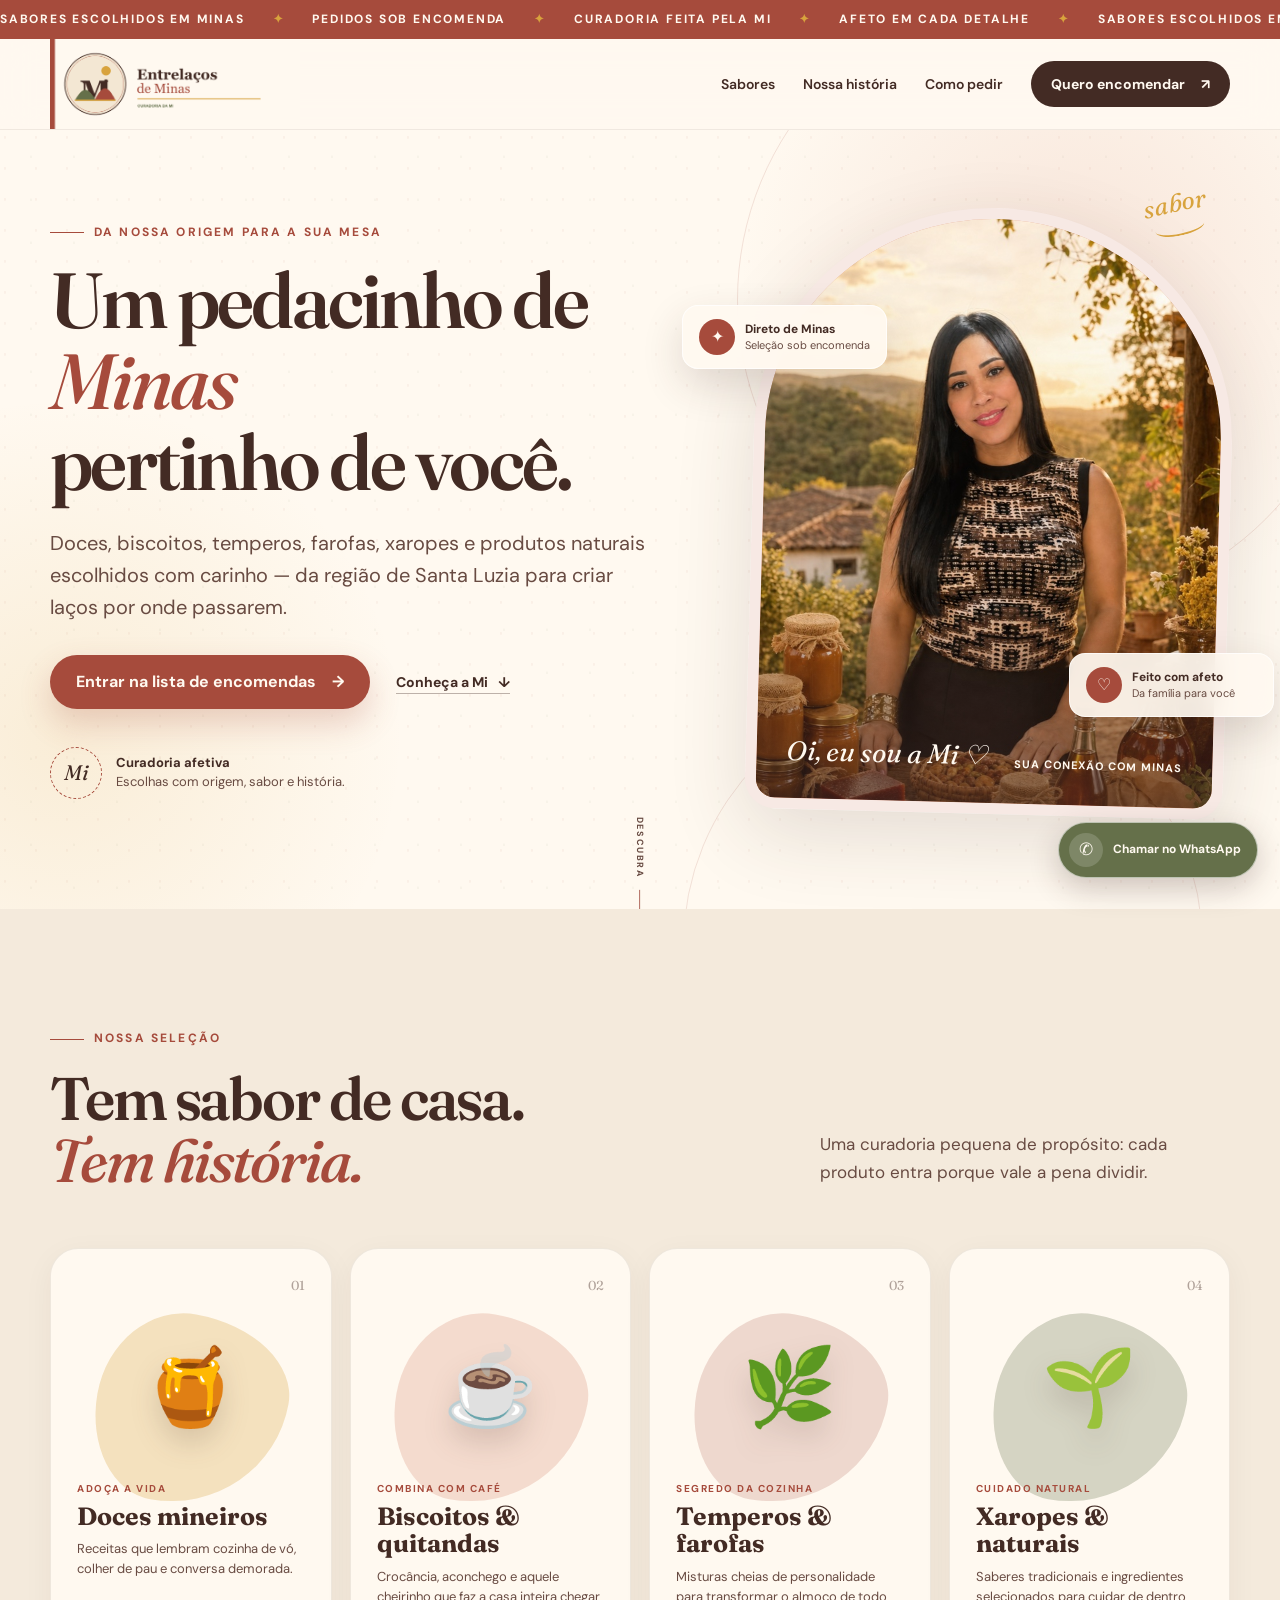
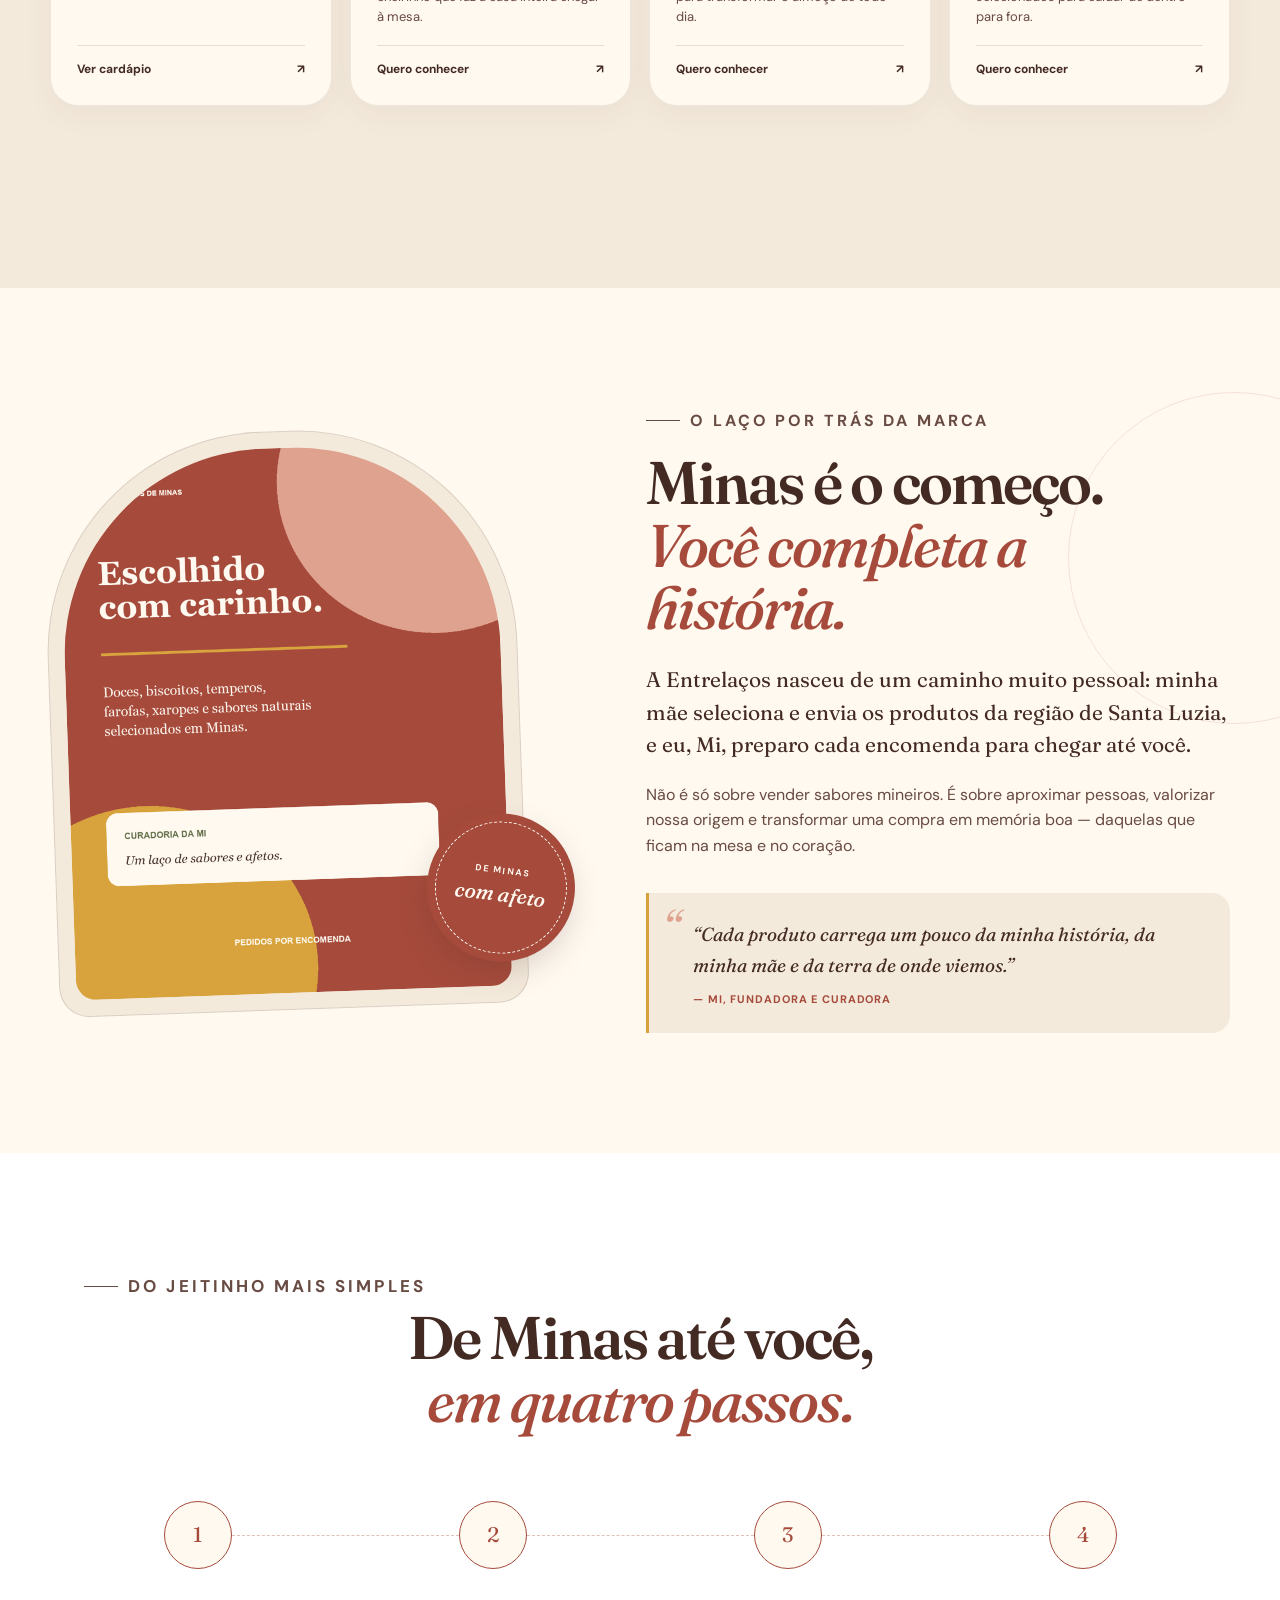
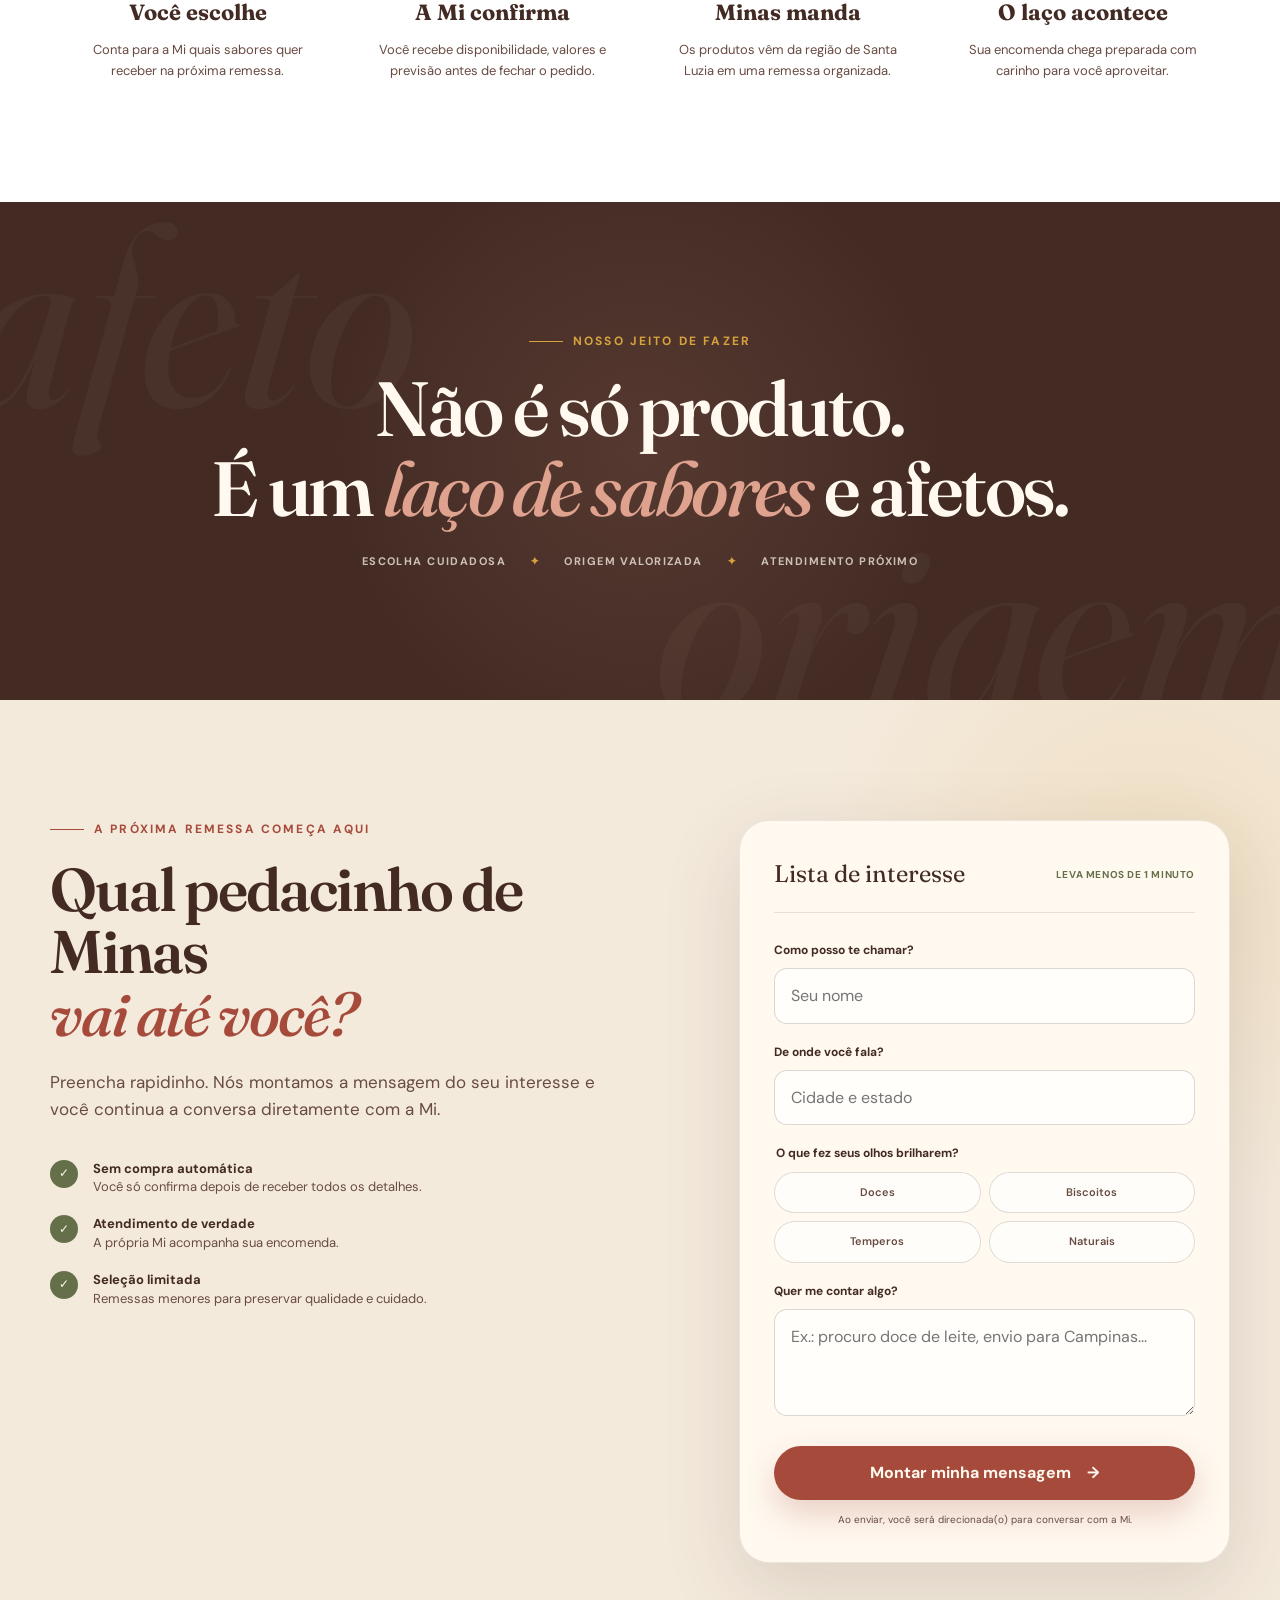
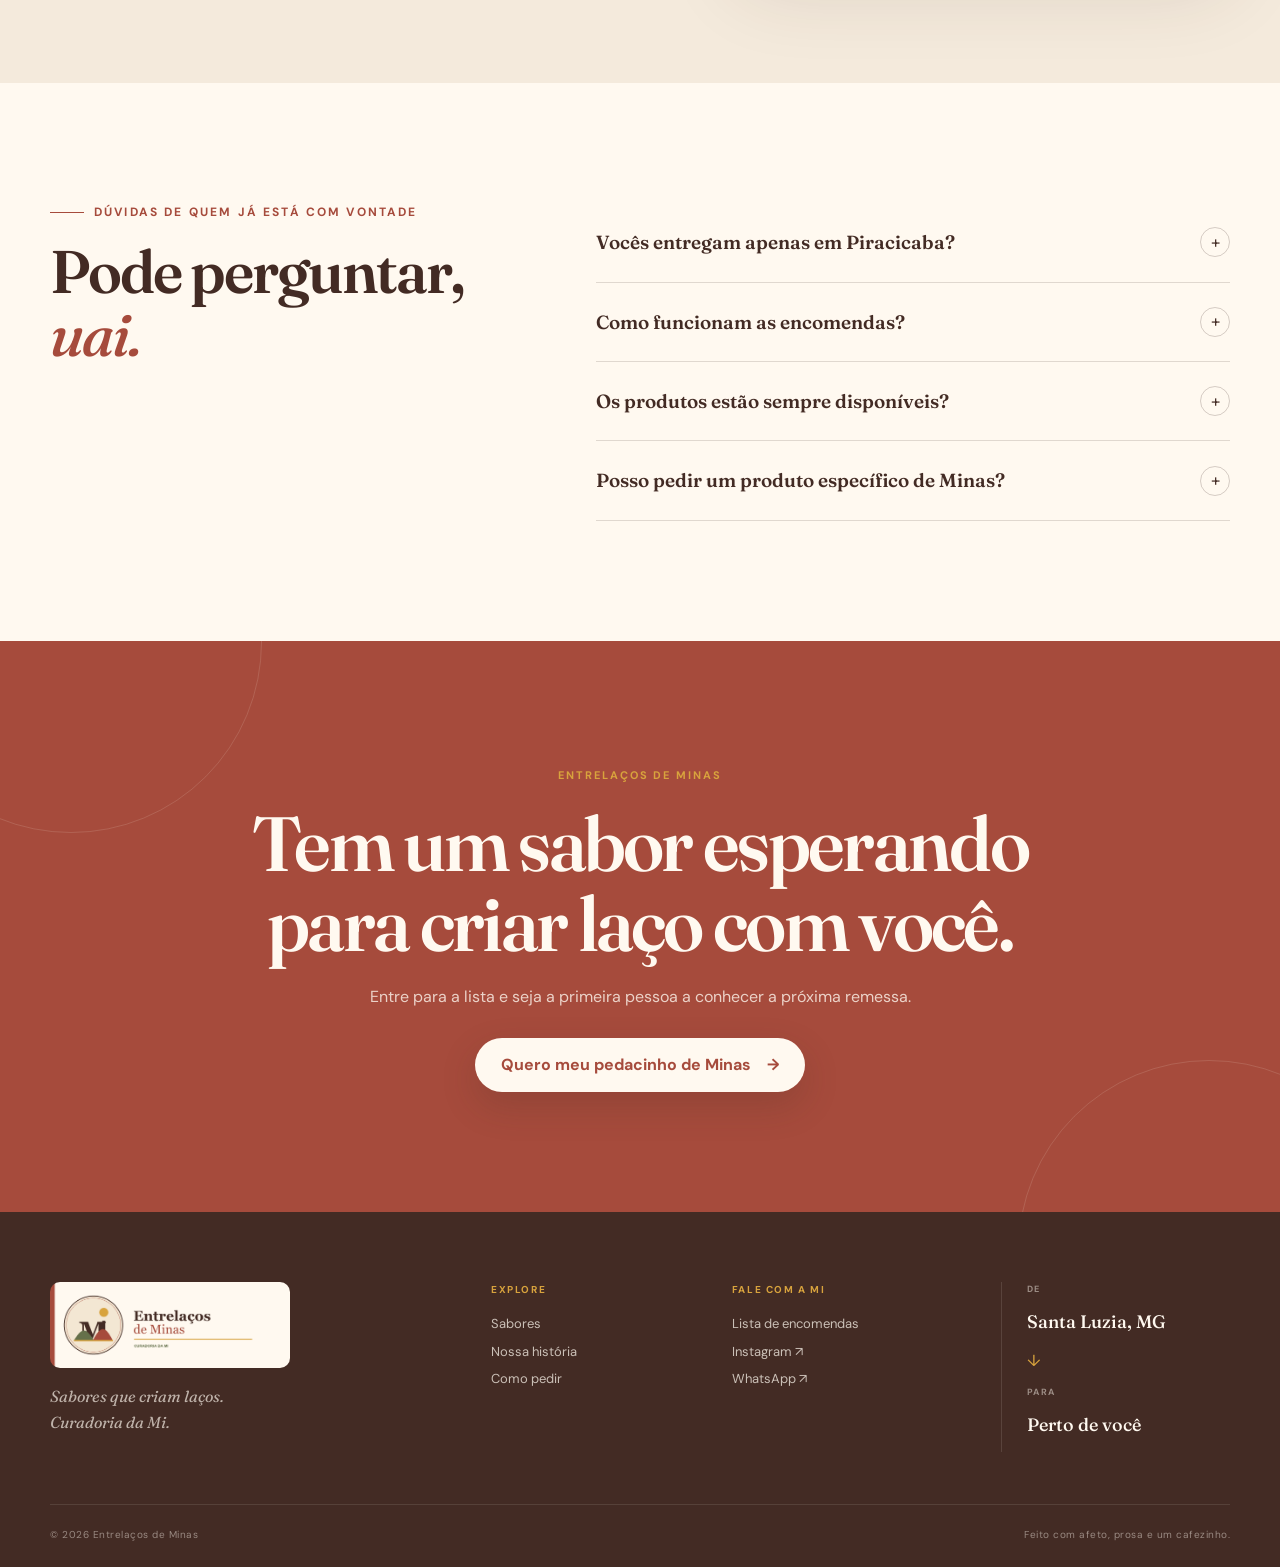
<file: index.html>
<!doctype html>
<html lang="pt-BR">
  <head>
    <meta charset="UTF-8" />
    <meta name="viewport" content="width=device-width, initial-scale=1.0" />
    <meta
      name="description"
      content="Entrelaços de Minas — sabores mineiros escolhidos com carinho pela Mi e enviados até você. Doces, biscoitos, temperos, farofas, xaropes e produtos naturais sob encomenda."
    />
    <meta name="theme-color" content="#a64b3c" />
    <meta property="og:title" content="Entrelaços de Minas | Curadoria da Mi" />
    <meta property="og:description" content="Sabores que criam laços. Um pedacinho de Minas pertinho de você." />
    <meta property="og:type" content="website" />
    <meta property="og:image" content="assets/mi-curadoria.jpg" />
    <title>Entrelaços de Minas | Curadoria da Mi</title>
    <link rel="icon" type="image/png" href="assets/favicon.png" />
    <link rel="preconnect" href="https://fonts.googleapis.com" />
    <link rel="preconnect" href="https://fonts.gstatic.com" crossorigin />
    <link
      href="https://fonts.googleapis.com/css2?family=DM+Sans:wght@400;500;600;700&family=Fraunces:opsz,wght@9..144,500;9..144,600;9..144,700&display=swap"
      rel="stylesheet"
    />
    <link rel="stylesheet" href="styles.css" />
  </head>
  <body>
    <a class="skip-link" href="#conteudo">Pular para o conteúdo</a>

    <div class="announcement">
      <div class="marquee" aria-label="Produtos mineiros sob encomenda">
        <div class="marquee__track">
          <span>Sabores escolhidos em Minas</span><i>✦</i>
          <span>Pedidos sob encomenda</span><i>✦</i>
          <span>Curadoria feita pela Mi</span><i>✦</i>
          <span>Afeto em cada detalhe</span><i>✦</i>
          <span aria-hidden="true">Sabores escolhidos em Minas</span><i aria-hidden="true">✦</i>
          <span aria-hidden="true">Pedidos sob encomenda</span><i aria-hidden="true">✦</i>
          <span aria-hidden="true">Curadoria feita pela Mi</span><i aria-hidden="true">✦</i>
          <span aria-hidden="true">Afeto em cada detalhe</span><i aria-hidden="true">✦</i>
        </div>
      </div>
    </div>

    <header class="site-header" id="inicio">
      <div class="shell header-inner">
        <a class="brand" href="#inicio" aria-label="Entrelaços de Minas — início">
          <img src="./assets/logo-entrelacos.png?v=20260803-1" width="1100" height="397" alt="Entrelaços de Minas, curadoria da Mi" />
        </a>

        <button class="menu-button" type="button" aria-expanded="false" aria-controls="menu-principal">
          <span></span><span></span><span></span>
          <span class="sr-only">Abrir menu</span>
        </button>

        <nav class="main-nav" id="menu-principal" aria-label="Menu principal">
          <a href="sabores.html">Sabores</a>
          <a href="#historia">Nossa história</a>
          <a href="#como-funciona">Como pedir</a>
          <a class="nav-cta" href="#encomenda">Quero encomendar <span>↗</span></a>
        </nav>
      </div>
    </header>

    <main id="conteudo">
      <section class="hero">
        <div class="hero-orbit orbit-one" aria-hidden="true"></div>
        <div class="hero-orbit orbit-two" aria-hidden="true"></div>
        <div class="shell hero-grid">
          <div class="hero-copy">
            <p class="eyebrow reveal">Da nossa origem para a sua mesa</p>
            <h1 class="reveal reveal-delay-1">
              Um pedacinho de <em>Minas</em><br />pertinho de você.
            </h1>
            <p class="hero-text reveal reveal-delay-2">
              Doces, biscoitos, temperos, farofas, xaropes e produtos naturais escolhidos com carinho — da região de Santa Luzia para criar laços por onde passarem.
            </p>
            <div class="hero-actions reveal reveal-delay-3">
              <a class="button button-primary" href="#encomenda">Entrar na lista de encomendas <span>→</span></a>
              <a class="text-link" href="#historia">Conheça a Mi <span>↓</span></a>
            </div>
            <div class="hero-proof reveal reveal-delay-4">
              <div class="proof-seal" aria-hidden="true"><span>Mi</span></div>
              <p><strong>Curadoria afetiva</strong><br />Escolhas com origem, sabor e história.</p>
            </div>
          </div>

          <div class="hero-visual reveal reveal-delay-2">
            <div class="photo-frame">
              <div class="photo-glow"></div>
              <img src="assets/mi-curadoria.jpg" alt="Mi apresentando uma seleção de produtos mineiros" />
              <div class="photo-caption">
                <span>Oi, eu sou a Mi ♡</span>
                <small>Sua conexão com Minas</small>
              </div>
            </div>
            <div class="floating-card floating-card-top">
              <span class="mini-icon">✦</span>
              <p><strong>Direto de Minas</strong><br />Seleção sob encomenda</p>
            </div>
            <div class="floating-card floating-card-bottom">
              <span class="mini-icon">♡</span>
              <p><strong>Feito com afeto</strong><br />Da família para você</p>
            </div>
            <span class="scribble scribble-one" aria-hidden="true">sabor</span>
          </div>
        </div>

        <a class="scroll-cue" href="#sabores" aria-label="Rolar para conhecer os sabores">
          <span>descubra</span><i></i>
        </a>
      </section>

      <section class="categories section" id="sabores">
        <div class="shell">
          <div class="section-heading reveal">
            <div>
              <p class="eyebrow">Nossa seleção</p>
              <h2>Tem sabor de casa.<br /><em>Tem história.</em></h2>
            </div>
            <p>Uma curadoria pequena de propósito: cada produto entra porque vale a pena dividir.</p>
          </div>

          <div class="category-grid">
            <article class="category-card card-sweets reveal">
              <div class="category-number">01</div>
              <div class="category-art" aria-hidden="true"><span>🍯</span></div>
              <p class="category-tag">Adoça a vida</p>
              <h3>Doces mineiros</h3>
              <p>Receitas que lembram cozinha de vó, colher de pau e conversa demorada.</p>
              <a href="sabores.html">Ver cardápio <span>↗</span></a>
            </article>

            <article class="category-card card-biscuits reveal reveal-delay-1">
              <div class="category-number">02</div>
              <div class="category-art" aria-hidden="true"><span>☕</span></div>
              <p class="category-tag">Combina com café</p>
              <h3>Biscoitos & quitandas</h3>
              <p>Crocância, aconchego e aquele cheirinho que faz a casa inteira chegar à mesa.</p>
              <a href="#encomenda" data-interest="Biscoitos e quitandas">Quero conhecer <span>↗</span></a>
            </article>

            <article class="category-card card-spices reveal reveal-delay-2">
              <div class="category-number">03</div>
              <div class="category-art" aria-hidden="true"><span>🌿</span></div>
              <p class="category-tag">Segredo da cozinha</p>
              <h3>Temperos & farofas</h3>
              <p>Misturas cheias de personalidade para transformar o almoço de todo dia.</p>
              <a href="#encomenda" data-interest="Temperos e farofas">Quero conhecer <span>↗</span></a>
            </article>

            <article class="category-card card-natural reveal reveal-delay-3">
              <div class="category-number">04</div>
              <div class="category-art" aria-hidden="true"><span>🌱</span></div>
              <p class="category-tag">Cuidado natural</p>
              <h3>Xaropes & naturais</h3>
              <p>Saberes tradicionais e ingredientes selecionados para cuidar de dentro para fora.</p>
              <a href="#encomenda" data-interest="Xaropes e produtos naturais">Quero conhecer <span>↗</span></a>
            </article>
          </div>

          <p class="availability-note reveal"><span>✦</span> A seleção varia conforme cada remessa. É isso que torna cada chegada tão especial.</p>
        </div>
      </section>

      <section class="story section" id="historia">
        <div class="shell story-grid">
          <div class="story-visual reveal">
            <div class="story-image-wrap">
              <img src="assets/post-curadoria.png" alt="Curadoria da Mi — produtos mineiros escolhidos com carinho" />
              <div class="stamp" aria-hidden="true"><span>de Minas</span><b>com afeto</b></div>
            </div>
          </div>

          <div class="story-copy reveal reveal-delay-1">
            <p class="eyebrow">O laço por trás da marca</p>
            <h2>Minas é o começo.<br /><em>Você completa a história.</em></h2>
            <p class="story-lead">
              A Entrelaços nasceu de um caminho muito pessoal: minha mãe seleciona e envia os produtos da região de Santa Luzia, e eu, Mi, preparo cada encomenda para chegar até você.
            </p>
            <p>
              Não é só sobre vender sabores mineiros. É sobre aproximar pessoas, valorizar nossa origem e transformar uma compra em memória boa — daquelas que ficam na mesa e no coração.
            </p>
            <blockquote>
              “Cada produto carrega um pouco da minha história, da minha mãe e da terra de onde viemos.”
              <cite>— Mi, fundadora e curadora</cite>
            </blockquote>
          </div>
        </div>
      </section>

      <section class="path section" id="como-funciona">
        <div class="shell">
          <div class="section-heading centered reveal">
            <p class="eyebrow">Do jeitinho mais simples</p>
            <h2>De Minas até você,<br /><em>em quatro passos.</em></h2>
          </div>

          <div class="steps">
            <article class="step reveal">
              <div class="step-icon">1</div>
              <span class="step-line" aria-hidden="true"></span>
              <h3>Você escolhe</h3>
              <p>Conta para a Mi quais sabores quer receber na próxima remessa.</p>
            </article>
            <article class="step reveal reveal-delay-1">
              <div class="step-icon">2</div>
              <span class="step-line" aria-hidden="true"></span>
              <h3>A Mi confirma</h3>
              <p>Você recebe disponibilidade, valores e previsão antes de fechar o pedido.</p>
            </article>
            <article class="step reveal reveal-delay-2">
              <div class="step-icon">3</div>
              <span class="step-line" aria-hidden="true"></span>
              <h3>Minas manda</h3>
              <p>Os produtos vêm da região de Santa Luzia em uma remessa organizada.</p>
            </article>
            <article class="step reveal reveal-delay-3">
              <div class="step-icon">4</div>
              <h3>O laço acontece</h3>
              <p>Sua encomenda chega preparada com carinho para você aproveitar.</p>
            </article>
          </div>
        </div>
      </section>

      <section class="manifesto">
        <div class="manifesto-word word-one" aria-hidden="true">afeto</div>
        <div class="manifesto-word word-two" aria-hidden="true">origem</div>
        <div class="shell manifesto-inner reveal">
          <p class="eyebrow light">Nosso jeito de fazer</p>
          <h2>Não é só produto.<br />É um <em>laço de sabores</em> e afetos.</h2>
          <div class="manifesto-values">
            <span>Escolha cuidadosa</span>
            <i>✦</i>
            <span>Origem valorizada</span>
            <i>✦</i>
            <span>Atendimento próximo</span>
          </div>
        </div>
      </section>

      <section class="order section" id="encomenda">
        <div class="shell order-grid">
          <div class="order-copy reveal">
            <p class="eyebrow">A próxima remessa começa aqui</p>
            <h2>Qual pedacinho de Minas<br /><em>vai até você?</em></h2>
            <p>Preencha rapidinho. Nós montamos a mensagem do seu interesse e você continua a conversa diretamente com a Mi.</p>

            <div class="order-perks">
              <div><span>✓</span><p><strong>Sem compra automática</strong><br />Você só confirma depois de receber todos os detalhes.</p></div>
              <div><span>✓</span><p><strong>Atendimento de verdade</strong><br />A própria Mi acompanha sua encomenda.</p></div>
              <div><span>✓</span><p><strong>Seleção limitada</strong><br />Remessas menores para preservar qualidade e cuidado.</p></div>
            </div>
          </div>

          <form class="order-form reveal reveal-delay-1" id="order-form">
            <div class="form-top">
              <span>Lista de interesse</span>
              <small>Leva menos de 1 minuto</small>
            </div>

            <label for="name">Como posso te chamar?</label>
            <input id="name" name="name" type="text" placeholder="Seu nome" autocomplete="name" required />

            <label for="city">De onde você fala?</label>
            <input id="city" name="city" type="text" placeholder="Cidade e estado" autocomplete="address-level2" required />

            <fieldset>
              <legend>O que fez seus olhos brilharem?</legend>
              <div class="choice-grid">
                <label class="choice"><input type="checkbox" name="interest" value="Doces mineiros" /><span>Doces</span></label>
                <label class="choice"><input type="checkbox" name="interest" value="Biscoitos e quitandas" /><span>Biscoitos</span></label>
                <label class="choice"><input type="checkbox" name="interest" value="Temperos e farofas" /><span>Temperos</span></label>
                <label class="choice"><input type="checkbox" name="interest" value="Xaropes e naturais" /><span>Naturais</span></label>
              </div>
            </fieldset>

            <label for="note">Quer me contar algo?</label>
            <textarea id="note" name="note" rows="3" placeholder="Ex.: procuro doce de leite, envio para Campinas..."></textarea>

            <button class="button button-primary form-submit" type="submit">Montar minha mensagem <span>→</span></button>
            <p class="form-note">Ao enviar, você será direcionada(o) para conversar com a Mi.</p>
          </form>
        </div>
      </section>

      <section class="faq section">
        <div class="shell faq-grid">
          <div class="faq-heading reveal">
            <p class="eyebrow">Dúvidas de quem já está com vontade</p>
            <h2>Pode perguntar,<br /><em>uai.</em></h2>
          </div>
          <div class="accordion reveal reveal-delay-1">
            <details>
              <summary>Vocês entregam apenas em Piracicaba?<span>+</span></summary>
              <p>Não. A Entrelaços nasceu em Piracicaba, mas queremos levar os sabores de Minas cada vez mais longe. A disponibilidade e o frete são confirmados conforme sua cidade.</p>
            </details>
            <details>
              <summary>Como funcionam as encomendas?<span>+</span></summary>
              <p>Você demonstra interesse, recebe o catálogo da remessa e confirma o pedido diretamente com a Mi. Tudo é combinado antes do pagamento.</p>
            </details>
            <details>
              <summary>Os produtos estão sempre disponíveis?<span>+</span></summary>
              <p>Como trabalhamos com curadoria e remessas, a seleção pode variar. Assim você conhece novos sabores e cada envio continua especial.</p>
            </details>
            <details>
              <summary>Posso pedir um produto específico de Minas?<span>+</span></summary>
              <p>Claro! Conte para a Mi o que procura. Se estiver ao alcance da nossa rede em Santa Luzia e região, vamos tentar incluir na próxima seleção.</p>
            </details>
          </div>
        </div>
      </section>

      <section class="final-cta">
        <div class="final-cta-pattern" aria-hidden="true"></div>
        <div class="shell final-cta-inner reveal">
          <span class="final-mini">Entrelaços de Minas</span>
          <h2>Tem um sabor esperando<br />para criar laço com você.</h2>
          <p>Entre para a lista e seja a primeira pessoa a conhecer a próxima remessa.</p>
          <a class="button button-cream" href="#encomenda">Quero meu pedacinho de Minas <span>→</span></a>
        </div>
      </section>
    </main>

    <footer>
      <div class="shell footer-grid">
        <div class="footer-brand">
          <img src="./assets/logo-entrelacos.png?v=20260803-1" width="1100" height="397" alt="Entrelaços de Minas" />
          <p>Sabores que criam laços.<br />Curadoria da Mi.</p>
        </div>
        <div class="footer-links">
          <p>Explore</p>
          <a href="sabores.html">Sabores</a>
          <a href="#historia">Nossa história</a>
          <a href="#como-funciona">Como pedir</a>
        </div>
        <div class="footer-links">
          <p>Fale com a Mi</p>
          <a href="#encomenda">Lista de encomendas</a>
          <a class="instagram-link" href="#" rel="noopener">Instagram <span>↗</span></a>
          <a class="whatsapp-link" href="#">WhatsApp <span>↗</span></a>
        </div>
        <div class="footer-origin">
          <span>De</span>
          <strong>Santa Luzia, MG</strong>
          <i>↓</i>
          <span>Para</span>
          <strong>Perto de você</strong>
        </div>
      </div>
      <div class="shell footer-bottom">
        <p>© <span id="year"></span> Entrelaços de Minas</p>
        <p>Feito com afeto, prosa e um cafezinho.</p>
      </div>
    </footer>

    <a class="floating-whatsapp whatsapp-link" href="#" aria-label="Chamar no WhatsApp">
      <span aria-hidden="true">✆</span><b>Chamar no WhatsApp</b>
    </a>

    <div class="toast" id="toast" role="status" aria-live="polite"></div>

    <script src="config.js?v=20260803-1"></script>
    <script src="script.js"></script>
  </body>
</html>
</file>
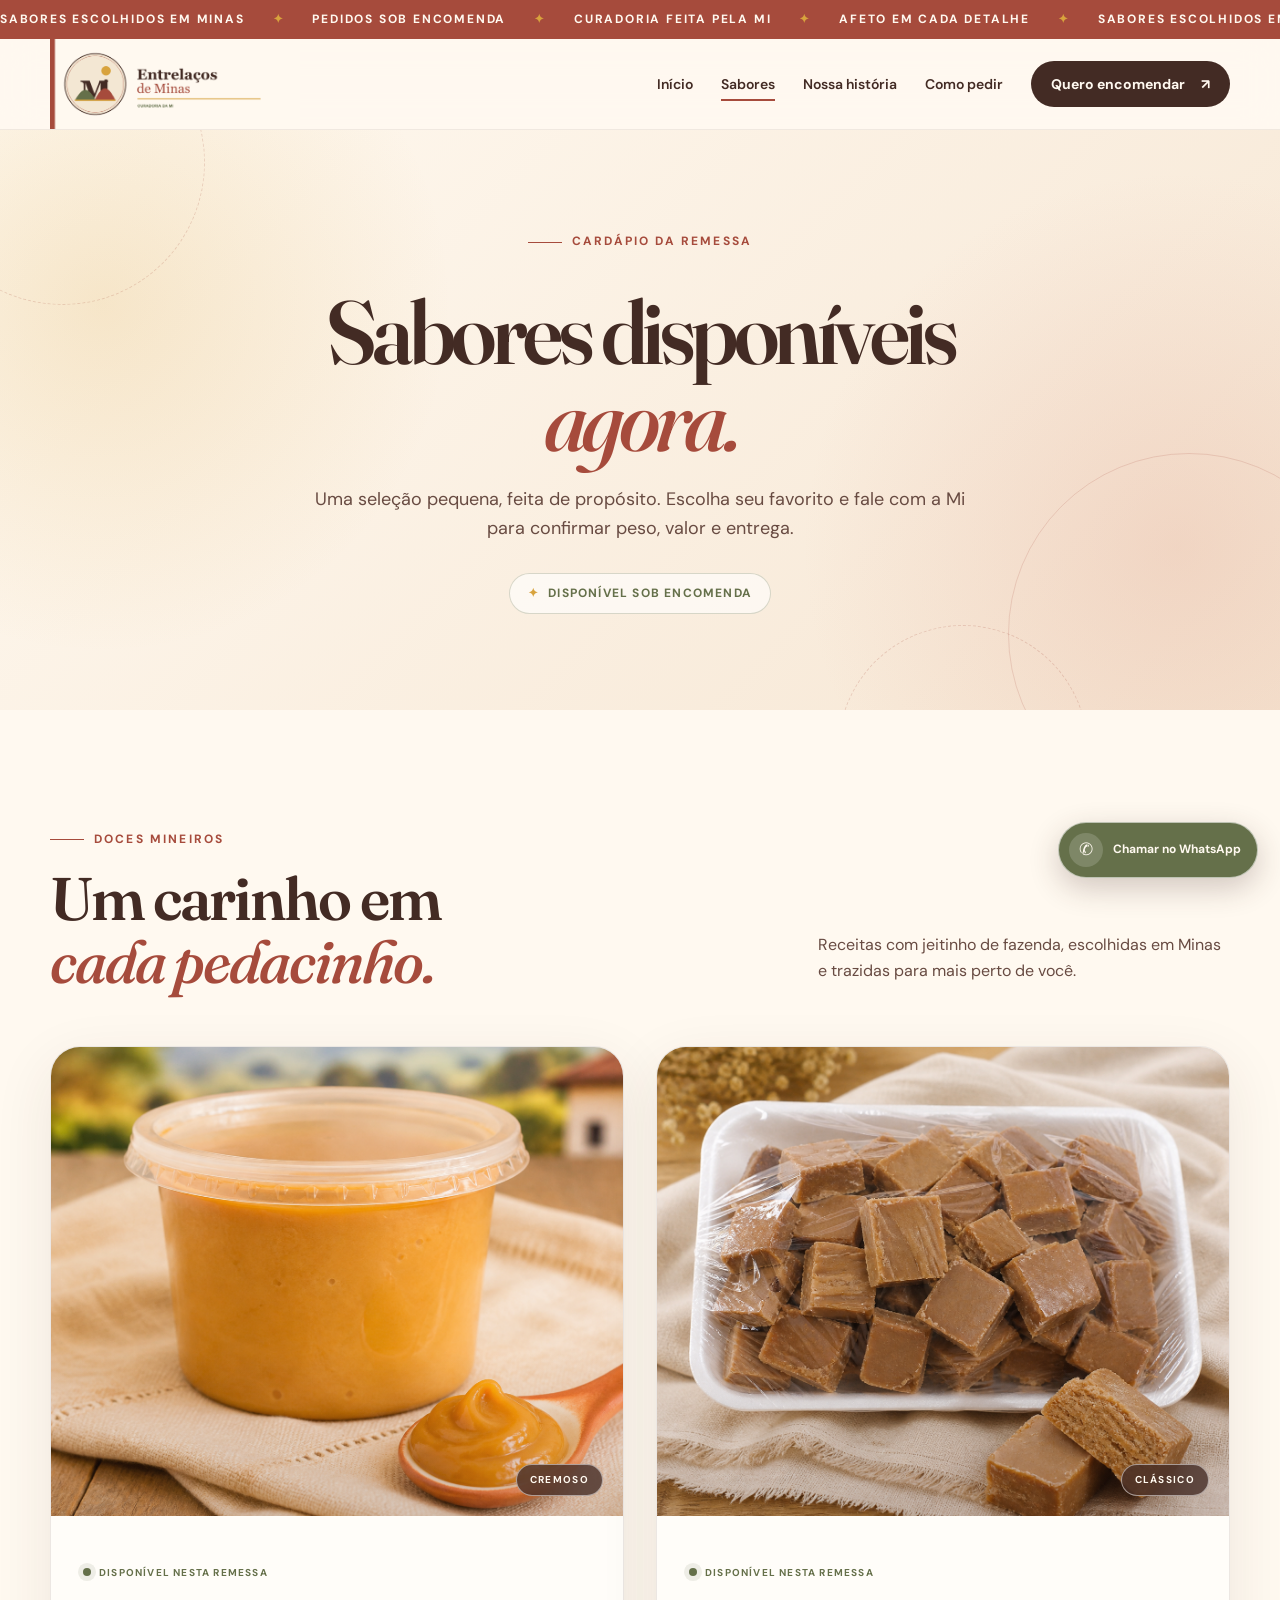
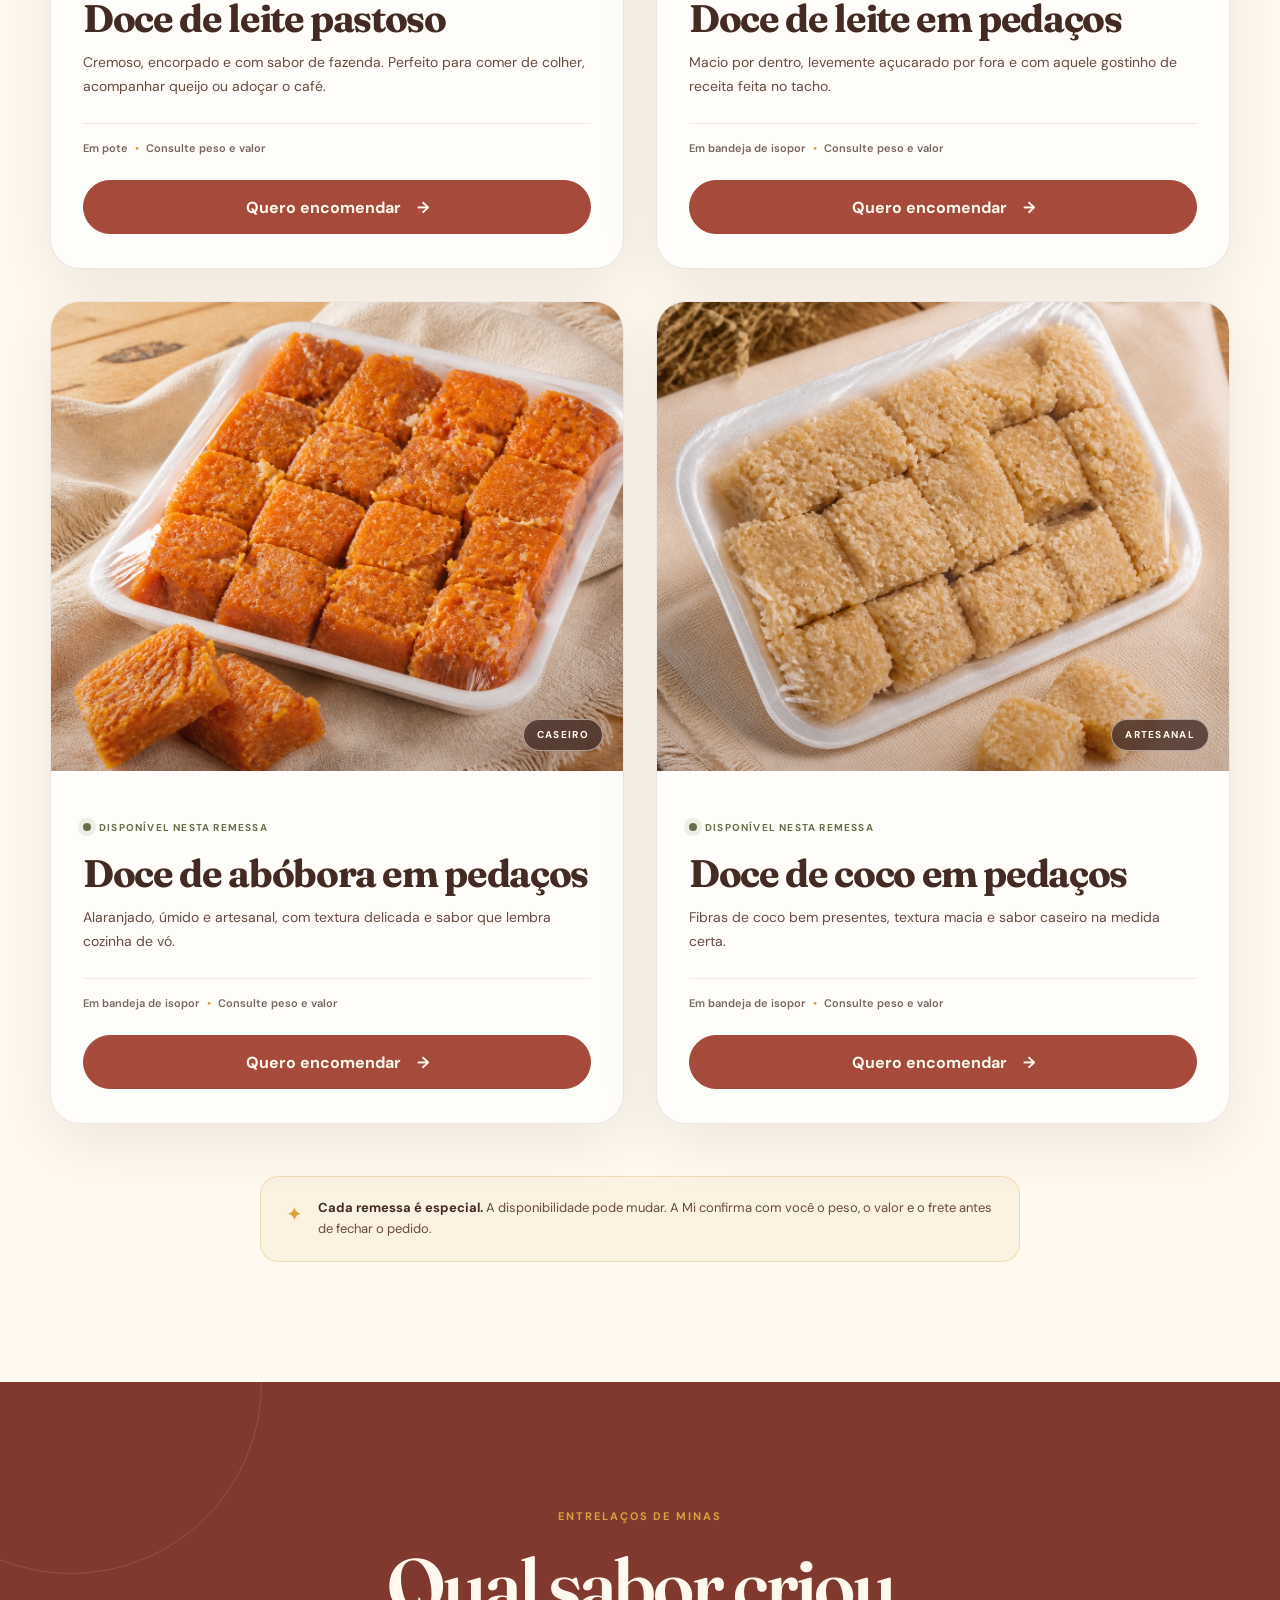
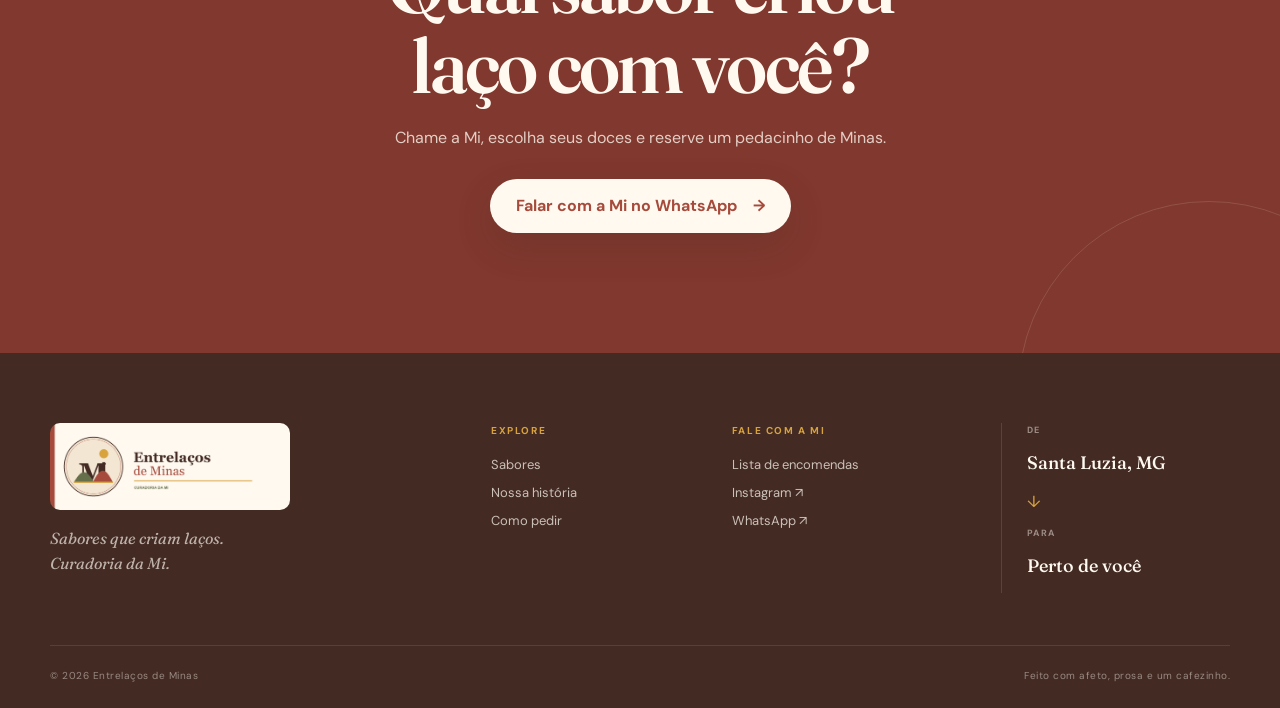
<file: sabores.html>
<!doctype html>
<html lang="pt-BR">
  <head>
    <meta charset="UTF-8" />
    <meta name="viewport" content="width=device-width, initial-scale=1.0" />
    <meta
      name="description"
      content="Conheça os doces mineiros disponíveis na Entrelaços de Minas: doce de leite pastoso e doces em pedaços, escolhidos pela Mi e vendidos sob encomenda."
    />
    <meta name="theme-color" content="#a64b3c" />
    <meta property="og:title" content="Sabores disponíveis | Entrelaços de Minas" />
    <meta property="og:description" content="Doces mineiros escolhidos com carinho. Consulte a remessa e encomende diretamente com a Mi." />
    <meta property="og:type" content="website" />
    <meta property="og:image" content="assets/doce-leite-pastoso.png" />
    <title>Sabores disponíveis | Entrelaços de Minas</title>
    <link rel="icon" type="image/png" href="assets/favicon.png" />
    <link rel="preconnect" href="https://fonts.googleapis.com" />
    <link rel="preconnect" href="https://fonts.gstatic.com" crossorigin />
    <link
      href="https://fonts.googleapis.com/css2?family=DM+Sans:wght@400;500;600;700&family=Fraunces:opsz,wght@9..144,500;9..144,600;9..144,700&display=swap"
      rel="stylesheet"
    />
    <link rel="stylesheet" href="styles.css" />
  </head>
  <body class="catalog-page">
    <a class="skip-link" href="#conteudo">Pular para o conteúdo</a>

    <div class="announcement">
      <div class="marquee" aria-label="Produtos mineiros sob encomenda">
        <div class="marquee__track">
          <span>Sabores escolhidos em Minas</span><i>✦</i>
          <span>Pedidos sob encomenda</span><i>✦</i>
          <span>Curadoria feita pela Mi</span><i>✦</i>
          <span>Afeto em cada detalhe</span><i>✦</i>
          <span aria-hidden="true">Sabores escolhidos em Minas</span><i aria-hidden="true">✦</i>
          <span aria-hidden="true">Pedidos sob encomenda</span><i aria-hidden="true">✦</i>
          <span aria-hidden="true">Curadoria feita pela Mi</span><i aria-hidden="true">✦</i>
          <span aria-hidden="true">Afeto em cada detalhe</span><i aria-hidden="true">✦</i>
        </div>
      </div>
    </div>

    <header class="site-header" id="inicio">
      <div class="shell header-inner">
        <a class="brand" href="index.html" aria-label="Entrelaços de Minas — início">
          <img src="assets/logo-entrelacos.png?v=20260803-1" width="1100" height="397" alt="Entrelaços de Minas, curadoria da Mi" />
        </a>

        <button class="menu-button" type="button" aria-expanded="false" aria-controls="menu-principal">
          <span></span><span></span><span></span>
          <span class="sr-only">Abrir menu</span>
        </button>

        <nav class="main-nav" id="menu-principal" aria-label="Menu principal">
          <a href="index.html">Início</a>
          <a class="is-active" href="sabores.html" aria-current="page">Sabores</a>
          <a href="index.html#historia">Nossa história</a>
          <a href="index.html#como-funciona">Como pedir</a>
          <a class="nav-cta" href="index.html#encomenda">Quero encomendar <span>↗</span></a>
        </nav>
      </div>
    </header>

    <main id="conteudo">
      <section class="catalog-hero">
        <div class="catalog-orbit catalog-orbit-one" aria-hidden="true"></div>
        <div class="catalog-orbit catalog-orbit-two" aria-hidden="true"></div>
        <div class="shell catalog-hero-inner">
          <p class="eyebrow reveal">Cardápio da remessa</p>
          <h1 class="reveal reveal-delay-1">Sabores disponíveis <em>agora.</em></h1>
          <p class="catalog-intro reveal reveal-delay-2">
            Uma seleção pequena, feita de propósito. Escolha seu favorito e fale com a Mi para confirmar peso, valor e entrega.
          </p>
          <div class="catalog-status reveal reveal-delay-3"><span>✦</span> Disponível sob encomenda</div>
        </div>
      </section>

      <section class="product-section section" aria-labelledby="titulo-doces">
        <div class="shell">
          <div class="catalog-heading reveal">
            <div>
              <p class="eyebrow">Doces mineiros</p>
              <h2 id="titulo-doces">Um carinho em<br /><em>cada pedacinho.</em></h2>
            </div>
            <p>Receitas com jeitinho de fazenda, escolhidas em Minas e trazidas para mais perto de você.</p>
          </div>

          <div class="product-grid">
            <article class="product-card reveal">
              <div class="product-photo">
                <img src="assets/doce-leite-pastoso.png" alt="Pote de doce de leite pastoso cremoso com colher de madeira" width="1536" height="1536" />
                <span class="photo-badge">Cremoso</span>
              </div>
              <div class="product-body">
                <p class="product-status"><span></span> Disponível nesta remessa</p>
                <h3>Doce de leite pastoso</h3>
                <p>Cremoso, encorpado e com sabor de fazenda. Perfeito para comer de colher, acompanhar queijo ou adoçar o café.</p>
                <div class="product-meta"><span>Em pote</span><i>•</i><span>Consulte peso e valor</span></div>
                <a
                  class="button product-order whatsapp-link"
                  href="#"
                  data-message="Oi, Mi! Vim pelo cardápio da Entrelaços de Minas e quero encomendar o doce de leite pastoso 💛 Pode me passar o peso, o valor e as opções de entrega?"
                >Quero encomendar <span>→</span></a>
              </div>
            </article>

            <article class="product-card reveal reveal-delay-1">
              <div class="product-photo">
                <img src="assets/doce-leite-pedacos.png" alt="Pedaços de doce de leite artesanal em bandeja de isopor" width="1536" height="1536" />
                <span class="photo-badge">Clássico</span>
              </div>
              <div class="product-body">
                <p class="product-status"><span></span> Disponível nesta remessa</p>
                <h3>Doce de leite em pedaços</h3>
                <p>Macio por dentro, levemente açucarado por fora e com aquele gostinho de receita feita no tacho.</p>
                <div class="product-meta"><span>Em bandeja de isopor</span><i>•</i><span>Consulte peso e valor</span></div>
                <a
                  class="button product-order whatsapp-link"
                  href="#"
                  data-message="Oi, Mi! Vim pelo cardápio da Entrelaços de Minas e quero encomendar o doce de leite em pedaços 💛 Pode me passar o peso, o valor e as opções de entrega?"
                >Quero encomendar <span>→</span></a>
              </div>
            </article>

            <article class="product-card reveal">
              <div class="product-photo">
                <img src="assets/doce-abobora.png" alt="Pedaços de doce de abóbora artesanal em bandeja de isopor" width="1536" height="1536" />
                <span class="photo-badge">Caseiro</span>
              </div>
              <div class="product-body">
                <p class="product-status"><span></span> Disponível nesta remessa</p>
                <h3>Doce de abóbora em pedaços</h3>
                <p>Alaranjado, úmido e artesanal, com textura delicada e sabor que lembra cozinha de vó.</p>
                <div class="product-meta"><span>Em bandeja de isopor</span><i>•</i><span>Consulte peso e valor</span></div>
                <a
                  class="button product-order whatsapp-link"
                  href="#"
                  data-message="Oi, Mi! Vim pelo cardápio da Entrelaços de Minas e quero encomendar o doce de abóbora em pedaços 💛 Pode me passar o peso, o valor e as opções de entrega?"
                >Quero encomendar <span>→</span></a>
              </div>
            </article>

            <article class="product-card reveal reveal-delay-1">
              <div class="product-photo">
                <img src="assets/doce-coco.png" alt="Pedaços de doce de coco artesanal em bandeja de isopor" width="1536" height="1536" />
                <span class="photo-badge">Artesanal</span>
              </div>
              <div class="product-body">
                <p class="product-status"><span></span> Disponível nesta remessa</p>
                <h3>Doce de coco em pedaços</h3>
                <p>Fibras de coco bem presentes, textura macia e sabor caseiro na medida certa.</p>
                <div class="product-meta"><span>Em bandeja de isopor</span><i>•</i><span>Consulte peso e valor</span></div>
                <a
                  class="button product-order whatsapp-link"
                  href="#"
                  data-message="Oi, Mi! Vim pelo cardápio da Entrelaços de Minas e quero encomendar o doce de coco em pedaços 💛 Pode me passar o peso, o valor e as opções de entrega?"
                >Quero encomendar <span>→</span></a>
              </div>
            </article>
          </div>

          <div class="catalog-note reveal">
            <span aria-hidden="true">✦</span>
            <p><strong>Cada remessa é especial.</strong> A disponibilidade pode mudar. A Mi confirma com você o peso, o valor e o frete antes de fechar o pedido.</p>
          </div>
        </div>
      </section>

      <section class="final-cta catalog-cta">
        <div class="final-cta-pattern" aria-hidden="true"></div>
        <div class="shell final-cta-inner reveal">
          <span class="final-mini">Entrelaços de Minas</span>
          <h2>Qual sabor criou<br />laço com você?</h2>
          <p>Chame a Mi, escolha seus doces e reserve um pedacinho de Minas.</p>
          <a
            class="button button-cream whatsapp-link"
            href="#"
            data-message="Oi, Mi! Vi os doces disponíveis no site da Entrelaços de Minas e quero montar minha encomenda 💛"
          >Falar com a Mi no WhatsApp <span>→</span></a>
        </div>
      </section>
    </main>

    <footer>
      <div class="shell footer-grid">
        <div class="footer-brand">
          <img src="assets/logo-entrelacos.png?v=20260803-1" width="1100" height="397" alt="Entrelaços de Minas" />
          <p>Sabores que criam laços.<br />Curadoria da Mi.</p>
        </div>
        <div class="footer-links">
          <p>Explore</p>
          <a href="sabores.html">Sabores</a>
          <a href="index.html#historia">Nossa história</a>
          <a href="index.html#como-funciona">Como pedir</a>
        </div>
        <div class="footer-links">
          <p>Fale com a Mi</p>
          <a href="index.html#encomenda">Lista de encomendas</a>
          <a class="instagram-link" href="#" rel="noopener">Instagram <span>↗</span></a>
          <a class="whatsapp-link" href="#">WhatsApp <span>↗</span></a>
        </div>
        <div class="footer-origin">
          <span>De</span>
          <strong>Santa Luzia, MG</strong>
          <i>↓</i>
          <span>Para</span>
          <strong>Perto de você</strong>
        </div>
      </div>
      <div class="shell footer-bottom">
        <p>© <span id="year"></span> Entrelaços de Minas</p>
        <p>Feito com afeto, prosa e um cafezinho.</p>
      </div>
    </footer>

    <a class="floating-whatsapp whatsapp-link" href="#" aria-label="Chamar no WhatsApp">
      <span aria-hidden="true">✆</span><b>Chamar no WhatsApp</b>
    </a>

    <div class="toast" id="toast" role="status" aria-live="polite"></div>

    <script src="config.js?v=20260803-1"></script>
    <script src="script.js?v=20260806-1"></script>
  </body>
</html>
</file>
<file: styles.css>
:root {
  --cream: #fff9f0;
  --cream-deep: #f4eadc;
  --terra: #a64b3c;
  --terra-dark: #81382e;
  --coffee: #432b24;
  --coffee-soft: #684b42;
  --gold: #d8a33d;
  --olive: #65704a;
  --rose: #dfa28e;
  --white: #ffffff;
  --shadow: 0 24px 80px rgba(67, 43, 36, 0.14);
  --radius: 28px;
  --shell: min(1180px, calc(100% - 48px));
  --serif: "Fraunces", Georgia, serif;
  --sans: "DM Sans", Arial, sans-serif;
}

* {
  box-sizing: border-box;
}

html {
  scroll-behavior: smooth;
  scroll-padding-top: 100px;
}

body {
  margin: 0;
  overflow-x: hidden;
  background: var(--cream);
  color: var(--coffee);
  font-family: var(--sans);
  font-size: 16px;
  line-height: 1.6;
}

body.menu-open {
  overflow: hidden;
}

img {
  display: block;
  max-width: 100%;
}

a {
  color: inherit;
  text-decoration: none;
}

button,
input,
textarea {
  font: inherit;
}

.shell {
  width: var(--shell);
  margin-inline: auto;
}

.section {
  padding: 120px 0;
}

.sr-only {
  position: absolute;
  width: 1px;
  height: 1px;
  padding: 0;
  margin: -1px;
  overflow: hidden;
  clip: rect(0, 0, 0, 0);
  white-space: nowrap;
  border: 0;
}

.skip-link {
  position: fixed;
  top: 12px;
  left: 12px;
  z-index: 9999;
  padding: 12px 18px;
  transform: translateY(-160%);
  border-radius: 999px;
  background: var(--coffee);
  color: var(--cream);
  transition: transform 0.2s ease;
}

.skip-link:focus {
  transform: translateY(0);
}

.announcement {
  position: relative;
  z-index: 50;
  overflow: hidden;
  background: var(--terra);
  color: var(--cream);
  font-size: 12px;
  font-weight: 700;
  letter-spacing: 0.15em;
  text-transform: uppercase;
}

.marquee {
  overflow: hidden;
}

.marquee__track {
  display: flex;
  width: max-content;
  align-items: center;
  gap: 28px;
  padding: 10px 0;
  animation: marquee 26s linear infinite;
}

.marquee i {
  color: var(--gold);
  font-style: normal;
}

@keyframes marquee {
  to { transform: translateX(-50%); }
}

.site-header {
  position: sticky;
  top: 0;
  z-index: 40;
  border-bottom: 1px solid rgba(67, 43, 36, 0.08);
  background: rgba(255, 249, 240, 0.86);
  backdrop-filter: blur(18px);
}

.header-inner {
  display: flex;
  min-height: 84px;
  align-items: center;
  justify-content: space-between;
  gap: 28px;
}

.brand {
  width: 250px;
  flex: 0 0 auto;
}

.brand img {
  width: 100%;
  height: auto;
  object-fit: contain;
}

.main-nav {
  display: flex;
  align-items: center;
  gap: 28px;
  font-size: 14px;
  font-weight: 600;
}

.main-nav > a:not(.nav-cta) {
  position: relative;
  padding: 8px 0;
}

.main-nav > a:not(.nav-cta)::after {
  position: absolute;
  right: 0;
  bottom: 2px;
  left: 0;
  height: 2px;
  content: "";
  background: var(--terra);
  transform: scaleX(0);
  transform-origin: right;
  transition: transform 0.3s ease;
}

.main-nav > a:not(.nav-cta):hover::after,
.main-nav > a:not(.nav-cta):focus-visible::after {
  transform: scaleX(1);
  transform-origin: left;
}

.nav-cta,
.button {
  display: inline-flex;
  min-height: 54px;
  align-items: center;
  justify-content: center;
  gap: 16px;
  border: 0;
  border-radius: 999px;
  cursor: pointer;
  font-weight: 700;
  transition: transform 0.25s ease, box-shadow 0.25s ease, background 0.25s ease;
}

.nav-cta {
  min-height: 46px;
  padding: 0 20px;
  background: var(--coffee);
  color: var(--cream);
}

.button {
  padding: 0 26px;
}

.button:hover,
.nav-cta:hover {
  transform: translateY(-3px);
}

.button-primary {
  background: var(--terra);
  box-shadow: 0 14px 32px rgba(166, 75, 60, 0.24);
  color: var(--cream);
}

.button-primary:hover {
  background: var(--terra-dark);
  box-shadow: 0 18px 40px rgba(166, 75, 60, 0.32);
}

.button-cream {
  background: var(--cream);
  box-shadow: 0 14px 36px rgba(67, 43, 36, 0.2);
  color: var(--terra);
}

.menu-button {
  display: none;
  width: 48px;
  height: 48px;
  align-items: center;
  justify-content: center;
  flex-direction: column;
  gap: 5px;
  border: 1px solid rgba(67, 43, 36, 0.15);
  border-radius: 50%;
  background: transparent;
}

.menu-button > span:not(.sr-only) {
  width: 19px;
  height: 2px;
  background: var(--coffee);
  transition: transform 0.25s ease, opacity 0.25s ease;
}

.hero {
  position: relative;
  display: flex;
  min-height: calc(100svh - 121px);
  align-items: center;
  overflow: hidden;
  padding: 70px 0 88px;
  background:
    radial-gradient(circle at 84% 20%, rgba(223, 162, 142, 0.24), transparent 27%),
    radial-gradient(circle at 5% 78%, rgba(216, 163, 61, 0.14), transparent 25%),
    var(--cream);
}

.hero::before {
  position: absolute;
  inset: 0;
  content: "";
  opacity: 0.24;
  pointer-events: none;
  background-image:
    radial-gradient(circle at 16% 24%, rgba(166, 75, 60, 0.22) 0 1px, transparent 1.5px),
    radial-gradient(circle at 72% 62%, rgba(101, 112, 74, 0.18) 0 1px, transparent 1.5px);
  background-size: 31px 31px, 43px 43px;
}

.hero-grid {
  position: relative;
  z-index: 2;
  display: grid;
  align-items: center;
  grid-template-columns: minmax(0, 1.02fr) minmax(390px, 0.78fr);
  gap: 78px;
}

.eyebrow {
  display: flex;
  align-items: center;
  gap: 10px;
  margin: 0 0 18px;
  color: var(--terra);
  font-size: 12px;
  font-weight: 700;
  letter-spacing: 0.18em;
  text-transform: uppercase;
}

.eyebrow::before {
  width: 34px;
  height: 1px;
  content: "";
  background: currentColor;
}

.eyebrow.light {
  justify-content: center;
  color: var(--gold);
}

h1,
h2,
h3,
p {
  margin-top: 0;
}

h1,
h2 {
  margin-bottom: 24px;
  font-family: var(--serif);
  font-weight: 600;
  letter-spacing: -0.035em;
  line-height: 1.04;
}

h1 {
  max-width: 720px;
  font-size: clamp(54px, 6.1vw, 88px);
}

h2 {
  font-size: clamp(44px, 4.7vw, 68px);
}

h1 em,
h2 em {
  color: var(--terra);
  font-weight: 500;
}

.hero-text {
  max-width: 615px;
  margin-bottom: 32px;
  color: var(--coffee-soft);
  font-size: clamp(17px, 1.6vw, 20px);
}

.hero-actions {
  display: flex;
  align-items: center;
  gap: 26px;
}

.text-link {
  display: inline-flex;
  align-items: center;
  gap: 10px;
  border-bottom: 1px solid rgba(67, 43, 36, 0.35);
  font-size: 14px;
  font-weight: 700;
}

.hero-proof {
  display: flex;
  align-items: center;
  gap: 14px;
  margin-top: 38px;
}

.proof-seal {
  display: grid;
  width: 52px;
  height: 52px;
  flex: 0 0 auto;
  place-items: center;
  border: 1px dashed var(--terra);
  border-radius: 50%;
  animation: slow-spin 18s linear infinite;
}

.proof-seal span {
  font-family: var(--serif);
  font-size: 21px;
  font-style: italic;
  animation: reverse-spin 18s linear infinite;
}

@keyframes slow-spin { to { transform: rotate(360deg); } }
@keyframes reverse-spin { to { transform: rotate(-360deg); } }

.hero-proof p {
  margin: 0;
  color: var(--coffee-soft);
  font-size: 13px;
  line-height: 1.45;
}

.hero-proof strong {
  color: var(--coffee);
}

.hero-visual {
  position: relative;
  max-width: 510px;
  margin-left: auto;
}

.photo-frame {
  position: relative;
  overflow: hidden;
  border: 11px solid rgba(255, 255, 255, 0.76);
  border-radius: 50% 50% 30px 30px / 38% 38% 30px 30px;
  box-shadow: var(--shadow);
  background: var(--rose);
  transform: rotate(1.5deg);
}

.photo-frame > img {
  width: 100%;
  aspect-ratio: 0.78;
  object-fit: cover;
  object-position: center 25%;
  transition: transform 0.8s cubic-bezier(.2,.8,.2,1);
}

.photo-frame:hover > img {
  transform: scale(1.035);
}

.photo-frame::after {
  position: absolute;
  inset: auto 0 0;
  height: 36%;
  content: "";
  pointer-events: none;
  background: linear-gradient(transparent, rgba(67, 43, 36, 0.58));
}

.photo-caption {
  position: absolute;
  right: 30px;
  bottom: 26px;
  left: 30px;
  z-index: 2;
  display: flex;
  align-items: end;
  justify-content: space-between;
  color: var(--cream);
}

.photo-caption span {
  font-family: var(--serif);
  font-size: 27px;
  font-style: italic;
}

.photo-caption small {
  padding-bottom: 4px;
  font-size: 11px;
  font-weight: 700;
  letter-spacing: 0.09em;
  text-transform: uppercase;
}

.photo-glow {
  position: absolute;
  top: 8%;
  left: -10%;
  z-index: 3;
  width: 60%;
  height: 18%;
  border-radius: 50%;
  background: rgba(255, 255, 255, 0.22);
  filter: blur(24px);
  transform: rotate(-18deg);
}

.floating-card {
  position: absolute;
  z-index: 5;
  display: flex;
  align-items: center;
  gap: 10px;
  min-width: 205px;
  padding: 13px 16px;
  border: 1px solid rgba(255, 255, 255, 0.7);
  border-radius: 16px;
  box-shadow: 0 16px 40px rgba(67, 43, 36, 0.16);
  background: rgba(255, 249, 240, 0.92);
  backdrop-filter: blur(12px);
  animation: float 4.5s ease-in-out infinite;
}

.floating-card p {
  margin: 0;
  color: var(--coffee-soft);
  font-size: 11px;
  line-height: 1.35;
}

.floating-card strong {
  color: var(--coffee);
  font-size: 12px;
}

.floating-card-top {
  top: 16%;
  left: -70px;
}

.floating-card-bottom {
  right: -44px;
  bottom: 16%;
  animation-delay: -2s;
}

.mini-icon {
  display: grid;
  width: 36px;
  height: 36px;
  flex: 0 0 auto;
  place-items: center;
  border-radius: 50%;
  background: var(--terra);
  color: var(--cream);
}

@keyframes float {
  0%, 100% { transform: translateY(0) rotate(-1deg); }
  50% { transform: translateY(-10px) rotate(1deg); }
}

.scribble {
  position: absolute;
  z-index: 6;
  color: var(--gold);
  font-family: var(--serif);
  font-size: 25px;
  font-style: italic;
  transform: rotate(-12deg);
}

.scribble-one {
  top: -25px;
  right: 22px;
}

.scribble-one::after {
  display: block;
  width: 50px;
  height: 15px;
  margin: -4px auto 0;
  border-bottom: 2px solid currentColor;
  border-radius: 50%;
  content: "";
}

.hero-orbit {
  position: absolute;
  border: 1px solid rgba(166, 75, 60, 0.14);
  border-radius: 50%;
  pointer-events: none;
}

.orbit-one {
  top: -18%;
  right: -6%;
  width: 620px;
  height: 620px;
}

.orbit-two {
  right: 6%;
  bottom: -38%;
  width: 520px;
  height: 520px;
}

.scroll-cue {
  position: absolute;
  bottom: 24px;
  left: 50%;
  z-index: 4;
  display: flex;
  align-items: center;
  gap: 12px;
  color: var(--coffee-soft);
  font-size: 9px;
  font-weight: 700;
  letter-spacing: 0.18em;
  text-transform: uppercase;
  transform: translateX(-50%) rotate(90deg);
  transform-origin: center;
}

.scroll-cue i {
  position: relative;
  width: 50px;
  height: 1px;
  overflow: hidden;
  background: rgba(67, 43, 36, 0.2);
}

.scroll-cue i::after {
  position: absolute;
  inset: 0;
  content: "";
  background: var(--terra);
  animation: scroll-line 2s ease-in-out infinite;
}

@keyframes scroll-line {
  0% { transform: translateX(-100%); }
  55%, 100% { transform: translateX(100%); }
}

.categories {
  background: var(--cream-deep);
}

.section-heading {
  display: flex;
  align-items: end;
  justify-content: space-between;
  gap: 60px;
  margin-bottom: 56px;
}

.section-heading h2 {
  margin-bottom: 0;
}

.section-heading > p {
  max-width: 410px;
  margin-bottom: 6px;
  color: var(--coffee-soft);
  font-size: 17px;
}

.section-heading.centered {
  display: block;
  text-align: center;
}

.section-heading.centered .eyebrow {
  justify-content: center;
}

.category-grid {
  display: grid;
  grid-template-columns: repeat(4, 1fr);
  gap: 18px;
}

.category-card {
  position: relative;
  display: flex;
  min-height: 440px;
  overflow: hidden;
  flex-direction: column;
  padding: 26px;
  border: 1px solid rgba(67, 43, 36, 0.09);
  border-radius: var(--radius);
  box-shadow: 0 8px 30px rgba(67, 43, 36, 0.05);
  background: var(--cream);
  isolation: isolate;
  transition: transform 0.35s ease, box-shadow 0.35s ease;
}

.category-card::after {
  position: absolute;
  top: 66px;
  left: 50%;
  z-index: -1;
  width: 190px;
  height: 190px;
  border-radius: 44% 56% 63% 37% / 50% 38% 62% 50%;
  content: "";
  background: var(--card-accent);
  transform: translateX(-50%) rotate(10deg);
  transition: border-radius 0.5s ease, transform 0.5s ease;
}

.category-card:hover {
  z-index: 2;
  box-shadow: var(--shadow);
  transform: translateY(-12px) rotate(-1deg);
}

.category-card:nth-child(even):hover {
  transform: translateY(-12px) rotate(1deg);
}

.category-card:hover::after {
  border-radius: 58% 42% 38% 62% / 42% 60% 40% 58%;
  transform: translateX(-50%) rotate(-6deg) scale(1.07);
}

.card-sweets { --card-accent: rgba(216, 163, 61, 0.28); }
.card-biscuits { --card-accent: rgba(223, 162, 142, 0.34); }
.card-spices { --card-accent: rgba(166, 75, 60, 0.19); }
.card-natural { --card-accent: rgba(101, 112, 74, 0.27); }

.category-number {
  align-self: flex-end;
  color: rgba(67, 43, 36, 0.42);
  font-family: var(--serif);
  font-size: 13px;
}

.category-art {
  display: grid;
  height: 185px;
  place-items: center;
}

.category-art span {
  font-size: 76px;
  filter: drop-shadow(0 14px 14px rgba(67, 43, 36, 0.16));
  transition: transform 0.45s cubic-bezier(.2,.8,.2,1);
}

.category-card:hover .category-art span {
  transform: scale(1.1) rotate(5deg);
}

.category-tag {
  margin-bottom: 6px;
  color: var(--terra);
  font-size: 10px;
  font-weight: 700;
  letter-spacing: 0.15em;
  text-transform: uppercase;
}

.category-card h3 {
  margin: 0 0 9px;
  font-family: var(--serif);
  font-size: 25px;
  line-height: 1.1;
}

.category-card > p:not(.category-tag) {
  margin-bottom: 18px;
  color: var(--coffee-soft);
  font-size: 13px;
  line-height: 1.55;
}

.category-card > a {
  display: flex;
  align-items: center;
  justify-content: space-between;
  margin-top: auto;
  padding-top: 14px;
  border-top: 1px solid rgba(67, 43, 36, 0.13);
  font-size: 12px;
  font-weight: 700;
}

.availability-note {
  display: flex;
  align-items: center;
  justify-content: center;
  gap: 12px;
  margin: 36px 0 0;
  color: var(--coffee-soft);
  font-family: var(--serif);
  font-size: 16px;
  font-style: italic;
}

.availability-note span {
  color: var(--gold);
}

.story {
  position: relative;
  overflow: hidden;
  background: var(--cream);
}

.story::after {
  position: absolute;
  top: 12%;
  right: -120px;
  width: 330px;
  height: 330px;
  border: 1px solid rgba(166, 75, 60, 0.13);
  border-radius: 50%;
  content: "";
}

.story-grid {
  display: grid;
  align-items: center;
  grid-template-columns: minmax(320px, 0.85fr) minmax(0, 1fr);
  gap: 100px;
}

.story-visual {
  position: relative;
}

.story-image-wrap {
  position: relative;
  max-width: 470px;
  padding: 16px;
  border: 1px solid rgba(67, 43, 36, 0.14);
  border-radius: 220px 220px 30px 30px;
  background: var(--cream-deep);
  transform: rotate(-2deg);
}

.story-image-wrap img {
  width: 100%;
  border-radius: 205px 205px 20px 20px;
}

.stamp {
  position: absolute;
  right: -42px;
  bottom: 48px;
  display: flex;
  width: 132px;
  height: 132px;
  align-items: center;
  justify-content: center;
  flex-direction: column;
  border: 1px dashed var(--cream);
  border-radius: 50%;
  box-shadow: 0 0 0 8px var(--terra), 0 12px 35px rgba(67, 43, 36, 0.25);
  background: var(--terra);
  color: var(--cream);
  transform: rotate(9deg);
}

.stamp span {
  font-size: 9px;
  font-weight: 700;
  letter-spacing: 0.17em;
  text-transform: uppercase;
}

.stamp b {
  font-family: var(--serif);
  font-size: 21px;
  font-style: italic;
  font-weight: 500;
}

.story-copy h2 {
  max-width: 700px;
}

.story-copy > p {
  max-width: 650px;
  color: var(--coffee-soft);
  font-size: 16px;
}

.story-copy .story-lead {
  color: var(--coffee);
  font-family: var(--serif);
  font-size: 21px;
  line-height: 1.55;
}

blockquote {
  position: relative;
  margin: 35px 0 0;
  padding: 26px 30px 24px 44px;
  border-left: 3px solid var(--gold);
  border-radius: 0 18px 18px 0;
  background: var(--cream-deep);
  color: var(--coffee);
  font-family: var(--serif);
  font-size: 19px;
  font-style: italic;
}

blockquote::before {
  position: absolute;
  top: 12px;
  left: 13px;
  content: "“";
  color: var(--rose);
  font-size: 46px;
  line-height: 1;
}

blockquote cite {
  display: block;
  margin-top: 11px;
  color: var(--terra);
  font-family: var(--sans);
  font-size: 11px;
  font-style: normal;
  font-weight: 700;
  letter-spacing: 0.08em;
  text-transform: uppercase;
}

.path {
  background: var(--white);
}

.steps {
  display: grid;
  margin-top: 70px;
  grid-template-columns: repeat(4, 1fr);
}

.step {
  position: relative;
  padding: 0 28px;
  text-align: center;
}

.step-icon {
  position: relative;
  z-index: 2;
  display: grid;
  width: 68px;
  height: 68px;
  margin: 0 auto 26px;
  place-items: center;
  border: 1px solid var(--terra);
  border-radius: 50%;
  background: var(--cream);
  color: var(--terra);
  font-family: var(--serif);
  font-size: 21px;
  transition: background 0.3s ease, color 0.3s ease, transform 0.3s ease;
}

.step:hover .step-icon {
  background: var(--terra);
  color: var(--cream);
  transform: scale(1.08) rotate(8deg);
}

.step-line {
  position: absolute;
  top: 34px;
  left: calc(50% + 34px);
  width: calc(100% - 68px);
  border-top: 1px dashed rgba(166, 75, 60, 0.35);
}

.step h3 {
  margin-bottom: 10px;
  font-family: var(--serif);
  font-size: 22px;
}

.step p {
  margin: 0;
  color: var(--coffee-soft);
  font-size: 13px;
}

.manifesto {
  position: relative;
  overflow: hidden;
  padding: 130px 0;
  background: var(--coffee);
  color: var(--cream);
}

.manifesto::before {
  position: absolute;
  inset: 0;
  content: "";
  opacity: 0.12;
  background: radial-gradient(circle at center, var(--rose), transparent 45%);
}

.manifesto-inner {
  position: relative;
  z-index: 2;
  text-align: center;
}

.manifesto h2 {
  max-width: 880px;
  margin-inline: auto;
  font-size: clamp(48px, 6vw, 78px);
}

.manifesto h2 em {
  color: var(--rose);
}

.manifesto-values {
  display: flex;
  align-items: center;
  justify-content: center;
  gap: 24px;
  color: rgba(255, 249, 240, 0.72);
  font-size: 11px;
  font-weight: 700;
  letter-spacing: 0.13em;
  text-transform: uppercase;
}

.manifesto-values i {
  color: var(--gold);
  font-style: normal;
}

.manifesto-word {
  position: absolute;
  color: rgba(255, 249, 240, 0.035);
  font-family: var(--serif);
  font-size: clamp(120px, 20vw, 280px);
  font-style: italic;
  line-height: 1;
  pointer-events: none;
  white-space: nowrap;
}

.word-one {
  top: -15px;
  left: -40px;
}

.word-two {
  right: -35px;
  bottom: -52px;
}

.order {
  background:
    radial-gradient(circle at 90% 18%, rgba(216, 163, 61, 0.15), transparent 24%),
    var(--cream-deep);
}

.order-grid {
  display: grid;
  align-items: start;
  grid-template-columns: 0.9fr 0.75fr;
  gap: 100px;
}

.order-copy > p:not(.eyebrow) {
  max-width: 560px;
  color: var(--coffee-soft);
  font-size: 17px;
}

.order-perks {
  display: grid;
  gap: 18px;
  margin-top: 36px;
}

.order-perks > div {
  display: flex;
  gap: 15px;
}

.order-perks span {
  display: grid;
  width: 28px;
  height: 28px;
  flex: 0 0 auto;
  place-items: center;
  border-radius: 50%;
  background: var(--olive);
  color: var(--cream);
  font-size: 12px;
}

.order-perks p {
  margin: 0;
  color: var(--coffee-soft);
  font-size: 13px;
  line-height: 1.45;
}

.order-perks strong {
  color: var(--coffee);
}

.order-form {
  padding: 34px;
  border: 1px solid rgba(67, 43, 36, 0.1);
  border-radius: 30px;
  box-shadow: var(--shadow);
  background: var(--cream);
}

.form-top {
  display: flex;
  align-items: center;
  justify-content: space-between;
  margin-bottom: 28px;
  padding-bottom: 18px;
  border-bottom: 1px solid rgba(67, 43, 36, 0.12);
}

.form-top span {
  font-family: var(--serif);
  font-size: 24px;
}

.form-top small {
  color: var(--olive);
  font-size: 10px;
  font-weight: 700;
  letter-spacing: 0.06em;
  text-transform: uppercase;
}

.order-form > label,
.order-form legend {
  display: block;
  margin-bottom: 8px;
  color: var(--coffee);
  font-size: 12px;
  font-weight: 700;
}

.order-form input[type="text"],
.order-form textarea {
  width: 100%;
  margin-bottom: 19px;
  padding: 14px 16px;
  border: 1px solid rgba(67, 43, 36, 0.18);
  border-radius: 13px;
  outline: none;
  background: rgba(255, 255, 255, 0.72);
  color: var(--coffee);
  transition: border-color 0.2s ease, box-shadow 0.2s ease;
}

.order-form input[type="text"]:focus,
.order-form textarea:focus {
  border-color: var(--terra);
  box-shadow: 0 0 0 4px rgba(166, 75, 60, 0.11);
}

.order-form textarea {
  resize: vertical;
}

.order-form fieldset {
  margin: 0 0 19px;
  padding: 0;
  border: 0;
}

.choice-grid {
  display: grid;
  grid-template-columns: 1fr 1fr;
  gap: 8px;
}

.choice {
  cursor: pointer;
}

.choice input {
  position: absolute;
  opacity: 0;
  pointer-events: none;
}

.choice span {
  display: block;
  padding: 11px 12px;
  border: 1px solid rgba(67, 43, 36, 0.16);
  border-radius: 999px;
  background: rgba(255, 255, 255, 0.58);
  color: var(--coffee-soft);
  font-size: 11px;
  font-weight: 600;
  text-align: center;
  transition: background 0.2s ease, color 0.2s ease, border-color 0.2s ease;
}

.choice input:checked + span {
  border-color: var(--terra);
  background: var(--terra);
  color: var(--cream);
}

.choice input:focus-visible + span {
  outline: 3px solid rgba(166, 75, 60, 0.22);
  outline-offset: 2px;
}

.form-submit {
  width: 100%;
  margin-top: 4px;
}

.form-note {
  margin: 12px 0 0;
  color: var(--coffee-soft);
  font-size: 10px;
  text-align: center;
}

.faq {
  background: var(--cream);
}

.faq-grid {
  display: grid;
  grid-template-columns: 0.72fr 1fr;
  gap: 90px;
}

.accordion details {
  border-bottom: 1px solid rgba(67, 43, 36, 0.16);
}

.accordion summary {
  display: flex;
  align-items: center;
  justify-content: space-between;
  gap: 24px;
  padding: 24px 0;
  cursor: pointer;
  font-family: var(--serif);
  font-size: 19px;
  font-weight: 600;
  list-style: none;
}

.accordion summary::-webkit-details-marker {
  display: none;
}

.accordion summary span {
  display: grid;
  width: 30px;
  height: 30px;
  flex: 0 0 auto;
  place-items: center;
  border: 1px solid rgba(67, 43, 36, 0.22);
  border-radius: 50%;
  font-family: var(--sans);
  font-size: 17px;
  font-weight: 400;
  transition: transform 0.25s ease, background 0.25s ease, color 0.25s ease;
}

.accordion details[open] summary span {
  background: var(--terra);
  color: var(--cream);
  transform: rotate(45deg);
}

.accordion details p {
  max-width: 660px;
  padding: 0 52px 24px 0;
  color: var(--coffee-soft);
  font-size: 14px;
}

.final-cta {
  position: relative;
  overflow: hidden;
  padding: 120px 0;
  background: var(--terra);
  color: var(--cream);
}

.final-cta::before,
.final-cta::after {
  position: absolute;
  width: 380px;
  height: 380px;
  border: 1px solid rgba(255, 249, 240, 0.13);
  border-radius: 50%;
  content: "";
}

.final-cta::before {
  top: -190px;
  left: -120px;
}

.final-cta::after {
  right: -120px;
  bottom: -230px;
}

.final-cta-inner {
  position: relative;
  z-index: 2;
  text-align: center;
}

.final-mini {
  display: inline-block;
  margin-bottom: 20px;
  color: var(--gold);
  font-size: 11px;
  font-weight: 700;
  letter-spacing: 0.18em;
  text-transform: uppercase;
}

.final-cta h2 {
  max-width: 840px;
  margin-inline: auto;
  font-size: clamp(48px, 6vw, 78px);
}

.final-cta p {
  margin: -4px auto 28px;
  color: rgba(255, 249, 240, 0.78);
}

footer {
  padding: 70px 0 24px;
  background: var(--coffee);
  color: var(--cream);
}

.footer-grid {
  display: grid;
  padding-bottom: 52px;
  grid-template-columns: 1.35fr 0.65fr 0.75fr 0.8fr;
  gap: 55px;
}

.footer-brand img {
  width: 240px;
  height: auto;
  margin-bottom: 16px;
  border-radius: 10px;
}

.footer-brand p {
  color: rgba(255, 249, 240, 0.66);
  font-family: var(--serif);
  font-size: 16px;
  font-style: italic;
}

.footer-links {
  display: flex;
  align-items: flex-start;
  flex-direction: column;
  gap: 7px;
}

.footer-links p {
  margin-bottom: 9px;
  color: var(--gold);
  font-size: 10px;
  font-weight: 700;
  letter-spacing: 0.16em;
  text-transform: uppercase;
}

.footer-links a {
  color: rgba(255, 249, 240, 0.72);
  font-size: 13px;
  transition: color 0.2s ease;
}

.footer-links a:hover {
  color: var(--cream);
}

.footer-origin {
  display: grid;
  justify-items: start;
  gap: 0;
  padding-left: 25px;
  border-left: 1px solid rgba(255, 249, 240, 0.12);
}

.footer-origin span {
  color: rgba(255, 249, 240, 0.48);
  font-size: 9px;
  font-weight: 700;
  letter-spacing: 0.13em;
  text-transform: uppercase;
}

.footer-origin strong {
  font-family: var(--serif);
  font-size: 18px;
  font-weight: 500;
}

.footer-origin i {
  color: var(--gold);
  font-style: normal;
}

.footer-bottom {
  display: flex;
  align-items: center;
  justify-content: space-between;
  padding-top: 22px;
  border-top: 1px solid rgba(255, 249, 240, 0.1);
}

.footer-bottom p {
  margin: 0;
  color: rgba(255, 249, 240, 0.46);
  font-size: 10px;
  letter-spacing: 0.05em;
}

.floating-whatsapp {
  position: fixed;
  right: 22px;
  bottom: 22px;
  z-index: 30;
  display: flex;
  align-items: center;
  gap: 10px;
  padding: 10px 16px 10px 10px;
  border: 1px solid rgba(255, 255, 255, 0.58);
  border-radius: 999px;
  box-shadow: 0 10px 30px rgba(67, 43, 36, 0.24);
  background: var(--olive);
  color: var(--cream);
  font-size: 12px;
  transition: transform 0.25s ease;
}

.floating-whatsapp:hover {
  transform: translateY(-4px);
}

.floating-whatsapp span {
  display: grid;
  width: 34px;
  height: 34px;
  place-items: center;
  border-radius: 50%;
  background: rgba(255, 255, 255, 0.16);
  font-size: 17px;
}

.toast {
  position: fixed;
  bottom: 88px;
  left: 50%;
  z-index: 100;
  width: min(430px, calc(100% - 32px));
  padding: 14px 18px;
  border-radius: 14px;
  box-shadow: 0 16px 45px rgba(67, 43, 36, 0.3);
  background: var(--coffee);
  color: var(--cream);
  font-size: 13px;
  opacity: 0;
  pointer-events: none;
  text-align: center;
  transform: translate(-50%, 18px);
  transition: opacity 0.25s ease, transform 0.25s ease;
}

.toast.visible {
  opacity: 1;
  transform: translate(-50%, 0);
}

.reveal {
  opacity: 0;
  transform: translateY(26px);
  transition: opacity 0.75s ease, transform 0.75s cubic-bezier(.2,.8,.2,1);
}

.reveal-delay-1 { transition-delay: 0.1s; }
.reveal-delay-2 { transition-delay: 0.2s; }
.reveal-delay-3 { transition-delay: 0.3s; }
.reveal-delay-4 { transition-delay: 0.4s; }

.reveal.visible {
  opacity: 1;
  transform: translateY(0);
}

/* Cardápio de sabores */
.main-nav .is-active::after {
  transform: scaleX(1) !important;
  transform-origin: left !important;
}

.catalog-hero {
  position: relative;
  isolation: isolate;
  overflow: hidden;
  padding: 102px 0 96px;
  background:
    radial-gradient(circle at 8% 30%, rgba(216, 163, 61, 0.2), transparent 28%),
    radial-gradient(circle at 92% 72%, rgba(223, 162, 142, 0.28), transparent 30%),
    linear-gradient(135deg, var(--cream) 0%, #f6e6d3 100%);
}

.catalog-hero::after {
  position: absolute;
  right: -7%;
  bottom: -105px;
  z-index: -1;
  width: 360px;
  height: 360px;
  border: 1px solid rgba(166, 75, 60, 0.17);
  border-radius: 50%;
  content: "";
}

.catalog-orbit {
  position: absolute;
  z-index: -1;
  border: 1px dashed rgba(166, 75, 60, 0.2);
  border-radius: 50%;
}

.catalog-orbit-one {
  top: -110px;
  left: -80px;
  width: 285px;
  height: 285px;
}

.catalog-orbit-two {
  right: 15%;
  bottom: -165px;
  width: 250px;
  height: 250px;
}

.catalog-hero-inner {
  display: flex;
  max-width: 850px;
  flex-direction: column;
  align-items: center;
  text-align: center;
}

.catalog-hero .eyebrow {
  justify-content: center;
}

.catalog-hero h1 {
  max-width: 790px;
  margin: 18px 0 22px;
  color: var(--coffee);
  font-size: clamp(56px, 7vw, 92px);
  line-height: 0.98;
  letter-spacing: -0.05em;
}

.catalog-hero h1 em {
  color: var(--terra);
  font-weight: 500;
}

.catalog-intro {
  max-width: 670px;
  margin: 0;
  color: var(--coffee-soft);
  font-size: 18px;
}

.catalog-status {
  display: inline-flex;
  align-items: center;
  gap: 9px;
  margin-top: 30px;
  padding: 10px 18px;
  border: 1px solid rgba(101, 112, 74, 0.25);
  border-radius: 999px;
  background: rgba(255, 255, 255, 0.6);
  color: var(--olive);
  font-size: 12px;
  font-weight: 700;
  letter-spacing: 0.1em;
  text-transform: uppercase;
}

.catalog-status span {
  color: var(--gold);
}

.product-section {
  position: relative;
  background: var(--cream);
}

.catalog-heading {
  display: grid;
  grid-template-columns: 1.25fr 0.75fr;
  align-items: end;
  gap: 80px;
  margin-bottom: 54px;
}

.catalog-heading h2 {
  margin: 14px 0 0;
}

.catalog-heading > p {
  max-width: 430px;
  margin: 0 0 9px;
  color: var(--coffee-soft);
}

.product-grid {
  display: grid;
  grid-template-columns: repeat(2, minmax(0, 1fr));
  gap: 32px;
}

.product-card {
  overflow: hidden;
  border: 1px solid rgba(67, 43, 36, 0.1);
  border-radius: 30px;
  box-shadow: 0 18px 60px rgba(67, 43, 36, 0.09);
  background: #fffdf9;
  transition: transform 0.35s ease, box-shadow 0.35s ease;
}

.product-card:hover {
  box-shadow: 0 26px 70px rgba(67, 43, 36, 0.15);
  transform: translateY(-7px);
}

.product-photo {
  position: relative;
  overflow: hidden;
  aspect-ratio: 1 / 0.82;
  background: var(--cream-deep);
}

.product-photo::after {
  position: absolute;
  inset: 0;
  content: "";
  background: linear-gradient(to top, rgba(67, 43, 36, 0.18), transparent 35%);
  pointer-events: none;
}

.product-photo img {
  width: 100%;
  height: 100%;
  object-fit: cover;
  transition: transform 0.65s cubic-bezier(.2,.8,.2,1);
}

.product-card:hover .product-photo img {
  transform: scale(1.045);
}

.photo-badge {
  position: absolute;
  right: 20px;
  bottom: 20px;
  z-index: 1;
  padding: 7px 13px;
  border: 1px solid rgba(255, 255, 255, 0.5);
  border-radius: 999px;
  backdrop-filter: blur(8px);
  background: rgba(67, 43, 36, 0.78);
  color: var(--cream);
  font-size: 10px;
  font-weight: 700;
  letter-spacing: 0.13em;
  text-transform: uppercase;
}

.product-body {
  padding: 30px 32px 34px;
}

.product-status {
  display: flex;
  align-items: center;
  gap: 8px;
  margin: 0 0 12px;
  color: var(--olive) !important;
  font-size: 10px !important;
  font-weight: 700;
  letter-spacing: 0.12em;
  text-transform: uppercase;
}

.product-status span {
  width: 8px;
  height: 8px;
  border-radius: 50%;
  box-shadow: 0 0 0 5px rgba(101, 112, 74, 0.11);
  background: var(--olive);
}

.product-body h3 {
  margin: 0 0 11px;
  color: var(--coffee);
  font-family: var(--serif);
  font-size: clamp(29px, 3vw, 39px);
  line-height: 1.08;
  letter-spacing: -0.035em;
}

.product-body > p {
  min-height: 52px;
  margin: 0;
  color: var(--coffee-soft);
  font-size: 14px;
  line-height: 1.7;
}

.product-meta {
  display: flex;
  flex-wrap: wrap;
  align-items: center;
  gap: 7px;
  margin: 20px 0 23px;
  padding-top: 16px;
  border-top: 1px solid rgba(67, 43, 36, 0.09);
  color: rgba(67, 43, 36, 0.72);
  font-size: 11px;
  font-weight: 600;
}

.product-meta i {
  color: var(--gold);
  font-style: normal;
}

.product-order {
  width: 100%;
  justify-content: center;
  border: 1px solid var(--terra);
  background: var(--terra);
  color: var(--cream);
}

.product-order:hover {
  background: var(--terra-dark);
}

.catalog-note {
  display: flex;
  max-width: 760px;
  align-items: flex-start;
  gap: 15px;
  margin: 52px auto 0;
  padding: 21px 25px;
  border: 1px solid rgba(216, 163, 61, 0.28);
  border-radius: 18px;
  background: rgba(216, 163, 61, 0.08);
}

.catalog-note > span {
  color: var(--gold);
  font-size: 20px;
}

.catalog-note p {
  margin: 0;
  color: var(--coffee-soft);
  font-size: 13px;
}

.catalog-note strong {
  color: var(--coffee);
}

.catalog-cta {
  background: var(--terra-dark);
}

@media (max-width: 1050px) {
  .hero-grid {
    grid-template-columns: 1fr 0.72fr;
    gap: 45px;
  }

  .floating-card-top { left: -38px; }
  .floating-card-bottom { right: -20px; }

  .category-grid {
    grid-template-columns: repeat(2, 1fr);
  }

  .story-grid,
  .order-grid {
    gap: 60px;
  }

  .main-nav {
    gap: 18px;
  }
}

@media (max-width: 820px) {
  :root {
    --shell: min(100% - 34px, 680px);
  }

  .section {
    padding: 88px 0;
  }

  .header-inner {
    min-height: 72px;
  }

  .brand {
    width: 205px;
  }

  .menu-button {
    display: flex;
    position: relative;
    z-index: 2;
  }

  .menu-button[aria-expanded="true"] > span:nth-child(1) {
    transform: translateY(7px) rotate(45deg);
  }

  .menu-button[aria-expanded="true"] > span:nth-child(2) {
    opacity: 0;
  }

  .menu-button[aria-expanded="true"] > span:nth-child(3) {
    transform: translateY(-7px) rotate(-45deg);
  }

  .main-nav {
    position: fixed;
    top: 0;
    right: 0;
    bottom: 0;
    width: min(86vw, 390px);
    align-items: stretch;
    justify-content: center;
    flex-direction: column;
    padding: 90px 38px 40px;
    box-shadow: -20px 0 50px rgba(67, 43, 36, 0.2);
    background: var(--cream);
    font-family: var(--serif);
    font-size: 25px;
    opacity: 0;
    pointer-events: none;
    transform: translateX(100%);
    transition: opacity 0.3s ease, transform 0.3s ease;
  }

  .main-nav.open {
    opacity: 1;
    pointer-events: auto;
    transform: translateX(0);
  }

  .main-nav > a:not(.nav-cta) {
    padding: 10px 0;
  }

  .nav-cta {
    margin-top: 18px;
    font-family: var(--sans);
    font-size: 14px;
  }

  .hero {
    min-height: auto;
    padding: 62px 0 90px;
  }

  .hero-grid {
    grid-template-columns: 1fr;
    gap: 58px;
  }

  .hero-copy {
    text-align: center;
  }

  .hero-copy .eyebrow,
  .hero-actions,
  .hero-proof {
    justify-content: center;
  }

  .hero-text {
    margin-inline: auto;
  }

  .hero-visual {
    width: min(100%, 500px);
    margin-inline: auto;
  }

  .scroll-cue {
    display: none;
  }

  .section-heading {
    display: block;
  }

  .section-heading > p {
    margin-top: 22px;
  }

  .story-grid,
  .order-grid,
  .faq-grid {
    grid-template-columns: 1fr;
    gap: 60px;
  }

  .story-image-wrap {
    margin-inline: auto;
  }

  .story-copy {
    text-align: center;
  }

  .story-copy .eyebrow {
    justify-content: center;
  }

  .story-copy > p {
    margin-inline: auto;
  }

  blockquote {
    text-align: left;
  }

  .steps {
    grid-template-columns: repeat(2, 1fr);
    gap: 52px 0;
  }

  .step:nth-child(2) .step-line {
    display: none;
  }

  .footer-grid {
    grid-template-columns: repeat(2, 1fr);
  }
}

@media (max-width: 560px) {
  :root {
    --shell: calc(100% - 28px);
  }

  .announcement {
    font-size: 10px;
  }

  h1 {
    font-size: clamp(45px, 13.2vw, 64px);
  }

  h2 {
    font-size: clamp(39px, 11vw, 52px);
  }

  .hero-actions {
    align-items: stretch;
    flex-direction: column;
    gap: 16px;
  }

  .text-link {
    align-self: center;
  }

  .hero-proof {
    text-align: left;
  }

  .hero-visual {
    width: calc(100% - 22px);
  }

  .photo-frame {
    border-width: 7px;
  }

  .floating-card {
    min-width: 0;
    padding: 9px 11px;
  }

  .floating-card-top {
    top: 15%;
    left: -20px;
  }

  .floating-card-bottom {
    right: -18px;
    bottom: 14%;
  }

  .floating-card p {
    font-size: 9px;
  }

  .floating-card strong {
    font-size: 10px;
  }

  .mini-icon {
    width: 29px;
    height: 29px;
  }

  .photo-caption {
    right: 18px;
    bottom: 18px;
    left: 18px;
  }

  .photo-caption span {
    font-size: 21px;
  }

  .photo-caption small {
    display: none;
  }

  .category-grid {
    grid-template-columns: 1fr;
  }

  .category-card {
    min-height: 410px;
  }

  .availability-note {
    align-items: flex-start;
    text-align: center;
  }

  .stamp {
    right: -5px;
    bottom: 25px;
    width: 108px;
    height: 108px;
  }

  .stamp b {
    font-size: 17px;
  }

  .steps {
    grid-template-columns: 1fr;
    gap: 40px;
  }

  .step-line {
    top: 68px;
    left: 50%;
    width: 1px;
    height: 40px;
    border-top: 0;
    border-left: 1px dashed rgba(166, 75, 60, 0.35);
  }

  .step:nth-child(2) .step-line {
    display: block;
  }

  .manifesto {
    padding: 92px 0;
  }

  .manifesto-values {
    flex-direction: column;
    gap: 8px;
  }

  .manifesto-values i {
    display: none;
  }

  .order-form {
    padding: 25px 20px;
  }

  .form-top {
    align-items: flex-start;
    flex-direction: column;
    gap: 4px;
  }

  .choice-grid {
    grid-template-columns: 1fr;
  }

  .faq-heading {
    text-align: center;
  }

  .faq-heading .eyebrow {
    justify-content: center;
  }

  .accordion summary {
    font-size: 17px;
  }

  .final-cta {
    padding: 92px 0;
  }

  .footer-grid {
    grid-template-columns: 1fr;
    gap: 36px;
  }

  .footer-origin {
    padding: 20px 0 0;
    border-top: 1px solid rgba(255, 249, 240, 0.12);
    border-left: 0;
  }

  .footer-bottom {
    align-items: flex-start;
    flex-direction: column;
    gap: 5px;
  }

  .floating-whatsapp b {
    display: none;
  }

  .floating-whatsapp {
    padding: 8px;
  }

  .catalog-hero {
    padding: 72px 0 70px;
  }

  .catalog-hero h1 {
    font-size: clamp(48px, 14vw, 66px);
  }

  .catalog-intro {
    font-size: 16px;
  }

  .product-section {
    padding-top: 82px;
    padding-bottom: 84px;
  }

  .product-grid {
    gap: 24px;
  }

  .product-card {
    border-radius: 23px;
  }

  .product-photo {
    aspect-ratio: 1 / 0.88;
  }

  .product-body {
    padding: 24px 21px 27px;
  }

  .product-body > p {
    min-height: 0;
  }

  .product-meta {
    align-items: flex-start;
    flex-direction: column;
    gap: 2px;
  }

  .product-meta i {
    display: none;
  }

  .catalog-note {
    padding: 18px;
  }
}

@media (max-width: 820px) {
  .catalog-heading {
    grid-template-columns: 1fr;
    gap: 20px;
    text-align: center;
  }

  .catalog-heading .eyebrow {
    justify-content: center;
  }

  .catalog-heading > p {
    margin-inline: auto;
  }

  .product-grid {
    grid-template-columns: 1fr;
    max-width: 620px;
    margin-inline: auto;
  }
}

@media (prefers-reduced-motion: reduce) {
  html { scroll-behavior: auto; }
  *, *::before, *::after {
    scroll-behavior: auto !important;
    animation-duration: 0.01ms !important;
    animation-iteration-count: 1 !important;
    transition-duration: 0.01ms !important;
  }
  .reveal {
    opacity: 1;
    transform: none;
  }
}
</file>
